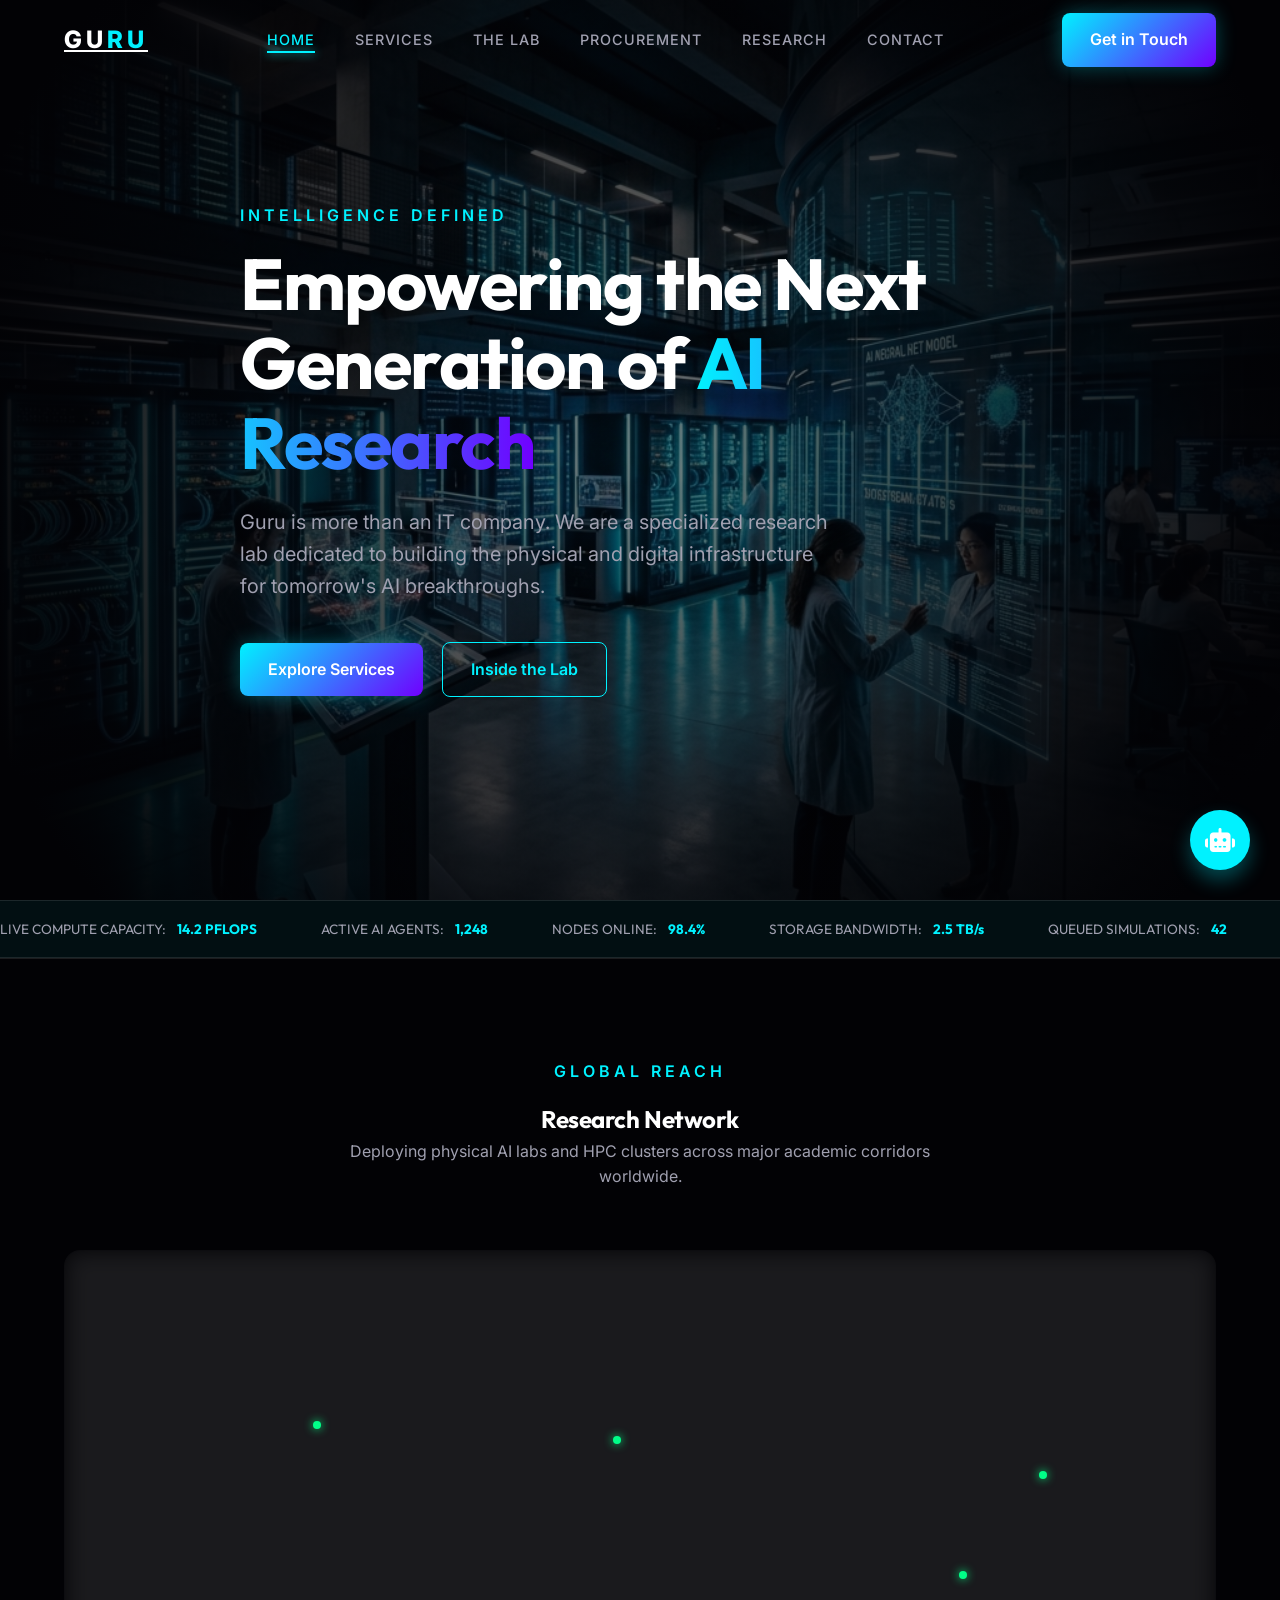
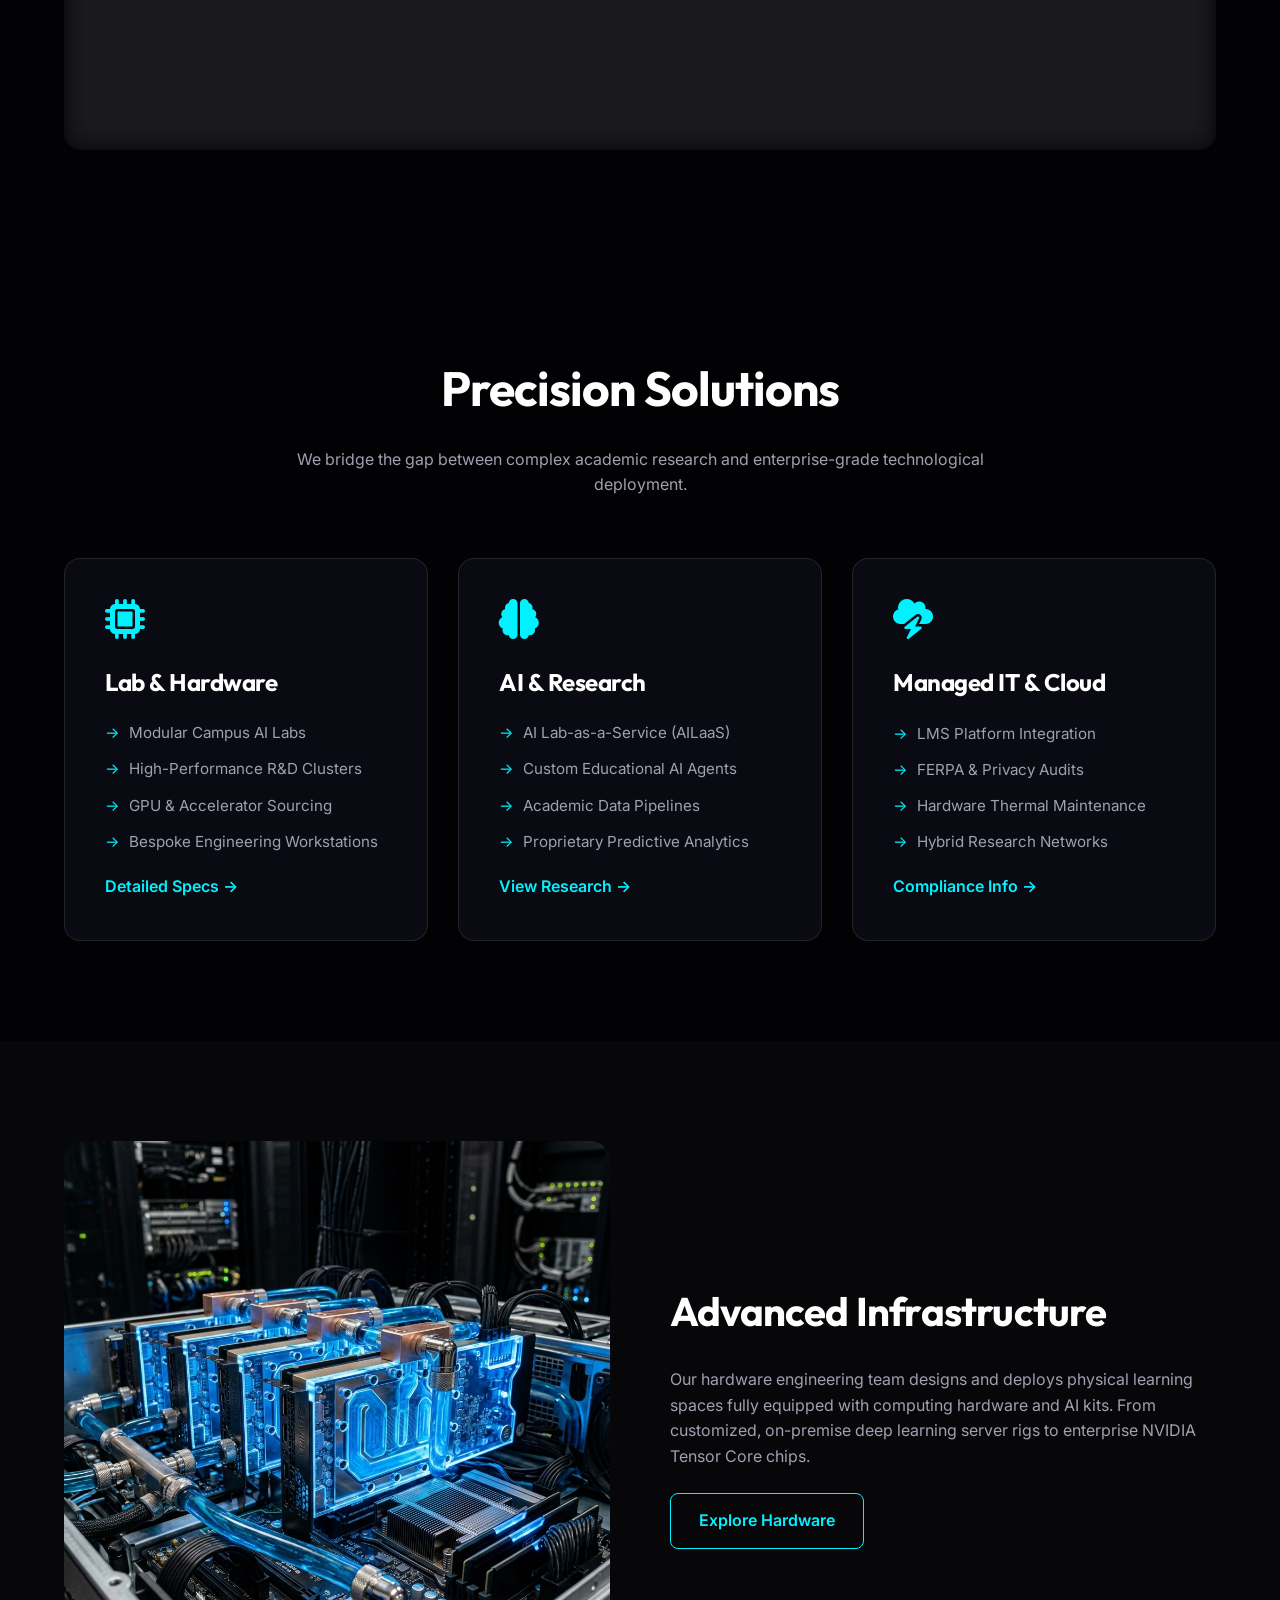
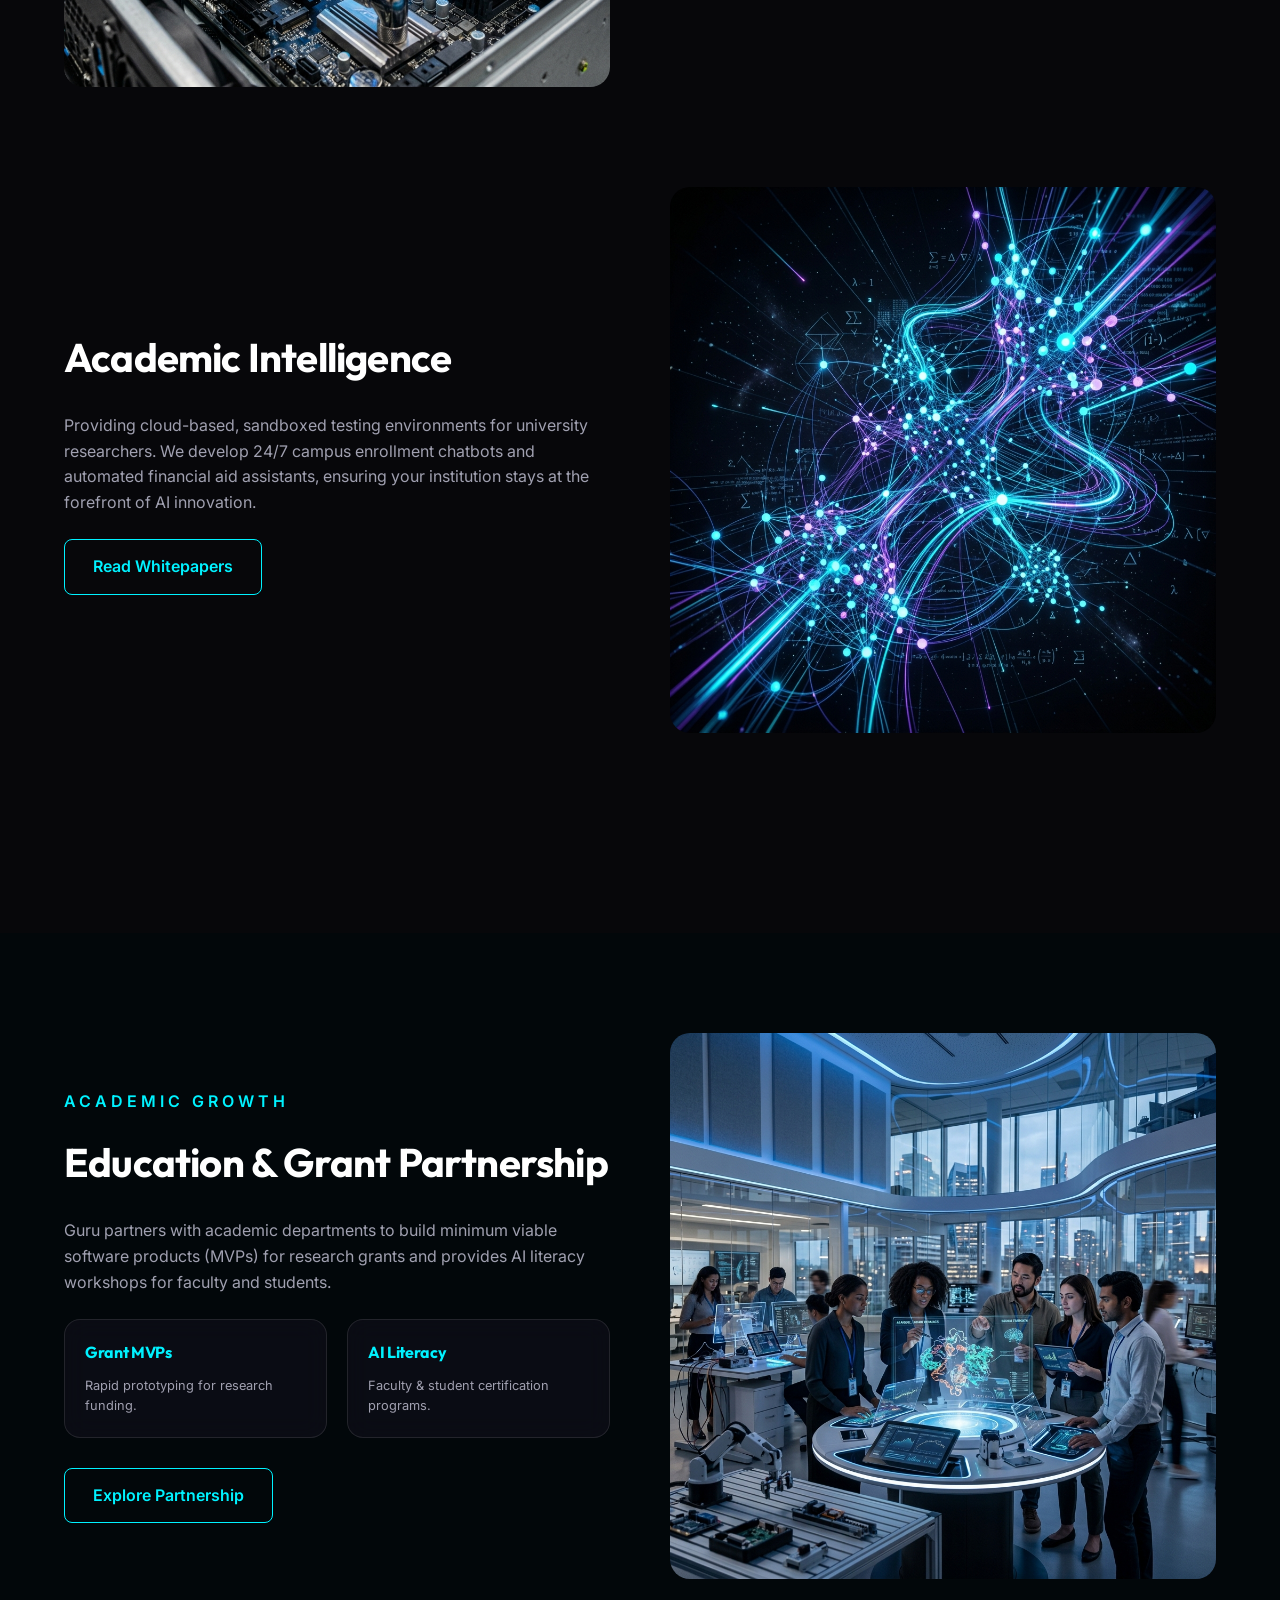
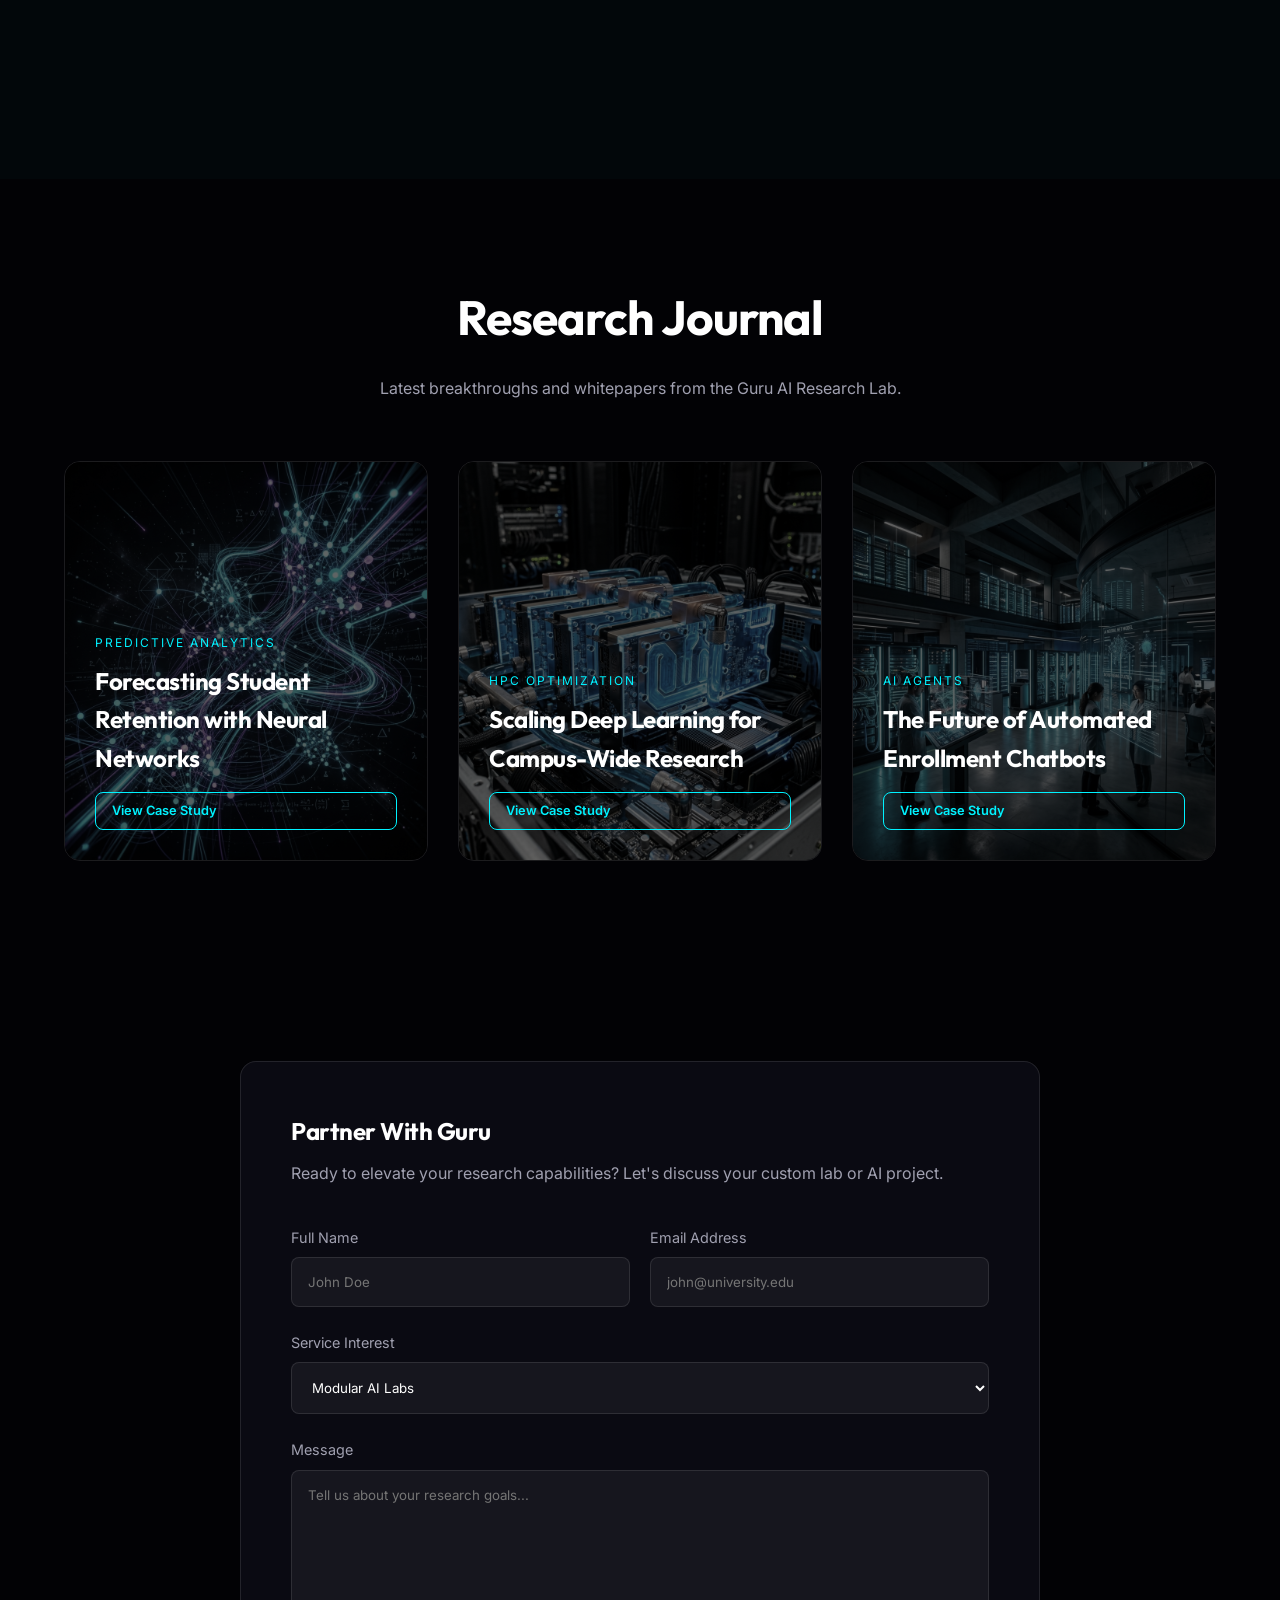
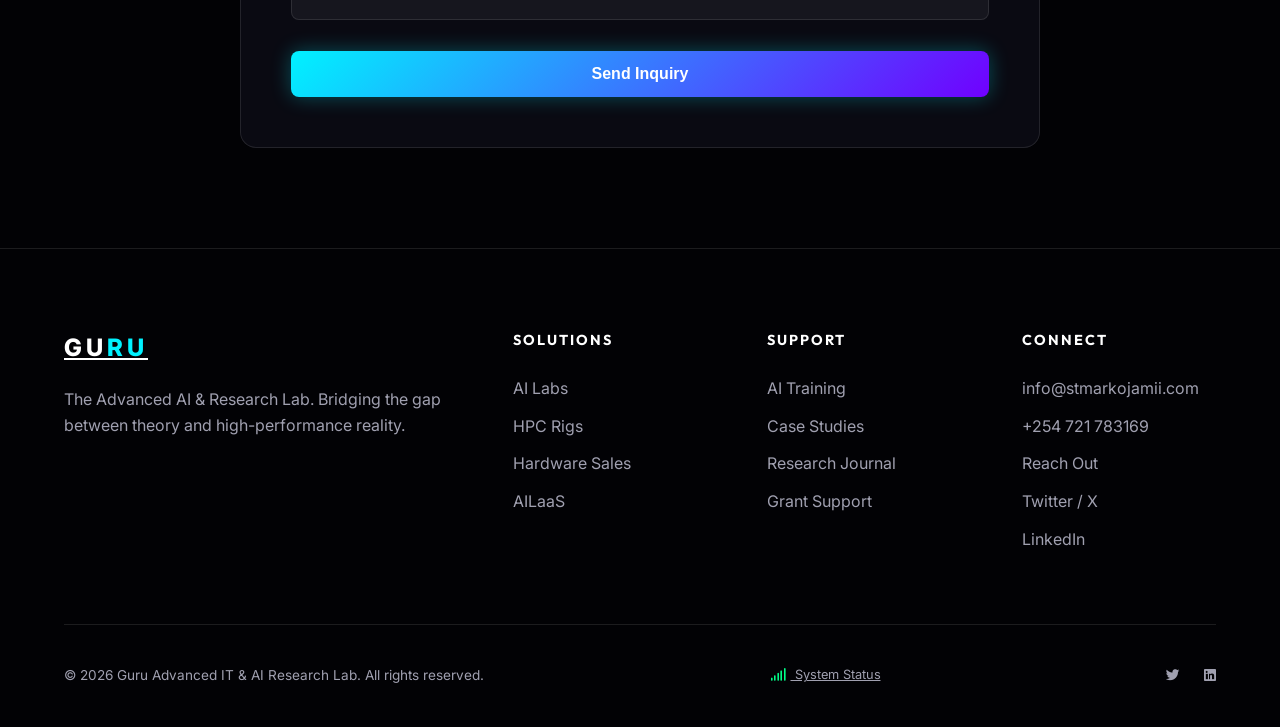
<file: index.html>
<!DOCTYPE html>
<html lang="en">
<head>
    <meta charset="UTF-8">
    <meta name="viewport" content="width=device-width, initial-scale=1.0">
    <title>GURU | Advanced AI & Research Lab</title>
    <meta name="description" content="Guru is a premium AI Research Lab providing Modular Campus AI Labs, HPC R&D Clusters, and Custom Educational AI Agents.">
    
    <!-- Fonts -->
    <link rel="preconnect" href="https://fonts.googleapis.com">
    <link rel="preconnect" href="https://fonts.gstatic.com" crossorigin>
    <link href="https://fonts.googleapis.com/css2?family=Inter:wght@300;400;500;600&family=Outfit:wght@500;600;700;800&display=swap" rel="stylesheet">
    
    <!-- Icons -->
    <link rel="stylesheet" href="https://cdnjs.cloudflare.com/ajax/libs/font-awesome/6.4.0/css/all.min.css">
    
    <!-- PWA & Mobile Meta Tags -->
    <meta name="theme-color" content="#020205">
    <meta name="apple-mobile-web-app-capable" content="yes">
    <meta name="apple-mobile-web-app-status-bar-style" content="black-translucent">
    <meta name="apple-mobile-web-app-title" content="GURU">
    <link rel="apple-touch-icon" href="guru_hero_lab_1778863642783.png">
    
    <!-- Custom CSS -->
    <link rel="stylesheet" href="style.css">
</head>
<body>

    <!-- Navigation -->
    <nav>
        <div class="container">
            <a href="index.html" class="logo">GU<span>RU</span></a>
            <ul class="nav-links">
                <li><a href="index.html">Home</a></li>
                <li><a href="services.html">Services</a></li>
                <li><a href="lab.html">The Lab</a></li>
                <li><a href="procurement.html">Procurement</a></li>
                <li><a href="research.html">Research</a></li>
                <li><a href="contact.html">Contact</a></li>
            </ul>
            <a href="contact.html" class="btn btn-primary">Get in Touch</a>
        </div>
    </nav>

    <!-- Hero Section -->
    <section id="hero">
        <div class="hero-bg">
            <img src="guru_hero_lab_1778863642783.png" alt="Advanced AI Research Lab">
            <div class="hero-overlay"></div>
        </div>
        <div class="container">
            <div class="hero-content reveal">
                <span class="hero-tagline">Intelligence Defined</span>
                <h1>Empowering the Next Generation of <span>AI Research</span></h1>
                <p class="hero-description">
                    Guru is more than an IT company. We are a specialized research lab dedicated to building the physical and digital infrastructure for tomorrow's AI breakthroughs.
                </p>
                <div class="hero-btns">
                    <a href="services.html" class="btn btn-primary">Explore Services</a>
                    <a href="lab.html" class="btn btn-outline" style="margin-left: 15px;">Inside the Lab</a>
                </div>
            </div>
        </div>
    </section>

    <!-- Metrics Bar -->
    <div class="metrics-bar">
        <div class="metrics-track">
            <div class="metric-item">LIVE COMPUTE CAPACITY: <span>14.2 PFLOPS</span></div>
            <div class="metric-item">ACTIVE AI AGENTS: <span>1,248</span></div>
            <div class="metric-item">NODES ONLINE: <span>98.4%</span></div>
            <div class="metric-item">STORAGE BANDWIDTH: <span>2.5 TB/s</span></div>
            <div class="metric-item">QUEUED SIMULATIONS: <span>42</span></div>
            <!-- Repeat for seamless scroll -->
            <div class="metric-item">LIVE COMPUTE CAPACITY: <span>14.2 PFLOPS</span></div>
            <div class="metric-item">ACTIVE AI AGENTS: <span>1,248</span></div>
            <div class="metric-item">NODES ONLINE: <span>98.4%</span></div>
            <div class="metric-item">STORAGE BANDWIDTH: <span>2.5 TB/s</span></div>
            <div class="metric-item">QUEUED SIMULATIONS: <span>42</span></div>
        </div>
    </div>

    <!-- Global Impact Map -->
    <section class="section" style="border-top: 1px solid var(--glass-border);">
        <div class="container">
            <div class="reveal" style="text-align: center; margin-bottom: 60px;">
                <span class="hero-tagline">Global Reach</span>
                <h2>Research <span>Network</span></h2>
                <p style="color: var(--text-secondary); max-width: 600px; margin: 0 auto;">
                    Deploying physical AI labs and HPC clusters across major academic corridors worldwide.
                </p>
            </div>
            
            <div class="glass reveal" style="height: 500px; position: relative; overflow: hidden; background: url('https://upload.wikimedia.org/wikipedia/commons/e/ec/World_map_blank_without_borders.svg') center/contain no-repeat; opacity: 0.1; filter: invert(1);">
            </div>
            <!-- Overlaying glowing nodes -->
            <div class="reveal" style="position: relative; margin-top: -500px; height: 500px; pointer-events: none;">
                <div class="status-dot" style="position: absolute; top: 35%; left: 22%; transform: translate(-50%, -50%); cursor: pointer; pointer-events: auto;" title="California Lab Hub"></div>
                <div class="status-dot" style="position: absolute; top: 38%; left: 48%; transform: translate(-50%, -50%); cursor: pointer; pointer-events: auto;" title="London Research Node"></div>
                <div class="status-dot" style="position: absolute; top: 65%; left: 78%; transform: translate(-50%, -50%); cursor: pointer; pointer-events: auto;" title="Singapore HPC Cluster"></div>
                <div class="status-dot" style="position: absolute; top: 45%; left: 85%; transform: translate(-50%, -50%); cursor: pointer; pointer-events: auto;" title="Tokyo Intelligence Lab"></div>
            </div>
        </div>
    </section>

    <!-- Services Overview -->
    <section id="services" class="section">
        <div class="container">
            <div class="reveal">
                <h2 style="text-align: center; font-size: 3rem; margin-bottom: 20px;">Precision <span>Solutions</span></h2>
                <p style="text-align: center; color: var(--text-secondary); max-width: 700px; margin: 0 auto 60px;">
                    We bridge the gap between complex academic research and enterprise-grade technological deployment.
                </p>
            </div>

            <div class="services-grid">
                <!-- 1. Lab & Hardware -->
                <div class="service-card glass reveal">
                    <i class="fa-solid fa-microchip"></i>
                    <h3>Lab & Hardware</h3>
                    <ul>
                        <li>Modular Campus AI Labs</li>
                        <li>High-Performance R&D Clusters</li>
                        <li>GPU & Accelerator Sourcing</li>
                        <li>Bespoke Engineering Workstations</li>
                    </ul>
                    <a href="services.html" style="color: var(--accent-blue); text-decoration: none; margin-top: 20px; display: block; font-weight: 600;">Detailed Specs →</a>
                </div>

                <!-- 2. AI & Research -->
                <div class="service-card glass reveal">
                    <i class="fa-solid fa-brain"></i>
                    <h3>AI & Research</h3>
                    <ul>
                        <li>AI Lab-as-a-Service (AILaaS)</li>
                        <li>Custom Educational AI Agents</li>
                        <li>Academic Data Pipelines</li>
                        <li>Proprietary Predictive Analytics</li>
                    </ul>
                    <a href="research.html" style="color: var(--accent-blue); text-decoration: none; margin-top: 20px; display: block; font-weight: 600;">View Research →</a>
                </div>

                <!-- 3. Managed IT & Cloud -->
                <div class="service-card glass reveal">
                    <i class="fa-solid fa-cloud-bolt"></i>
                    <h3>Managed IT & Cloud</h3>
                    <ul>
                        <li>LMS Platform Integration</li>
                        <li>FERPA & Privacy Audits</li>
                        <li>Hardware Thermal Maintenance</li>
                        <li>Hybrid Research Networks</li>
                    </ul>
                    <a href="services.html" style="color: var(--accent-blue); text-decoration: none; margin-top: 20px; display: block; font-weight: 600;">Compliance Info →</a>
                </div>
            </div>
        </div>
    </section>

    <!-- Detailed Lab Sections -->
    <section id="lab" class="section" style="background: rgba(255,255,255,0.02);">
        <div class="container">
            <!-- Hardware Detail -->
            <div class="feature-row">
                <div class="feature-image reveal">
                    <img src="guru_hardware_hpc_1778863660785.png" alt="HPC Server Rigs">
                </div>
                <div class="feature-content reveal">
                    <h2>Advanced <span>Infrastructure</span></h2>
                    <p style="color: var(--text-secondary); margin-bottom: 24px;">
                        Our hardware engineering team designs and deploys physical learning spaces fully equipped with computing hardware and AI kits. From customized, on-premise deep learning server rigs to enterprise NVIDIA Tensor Core chips.
                    </p>
                    <a href="lab.html" class="btn btn-outline">Explore Hardware</a>
                </div>
            </div>

            <!-- AI Detail -->
            <div class="feature-row reverse">
                <div class="feature-image reveal">
                    <img src="guru_ai_research_1778863676596.png" alt="Neural Network Visualization">
                </div>
                <div class="feature-content reveal">
                    <h2>Academic <span>Intelligence</span></h2>
                    <p style="color: var(--text-secondary); margin-bottom: 24px;">
                        Providing cloud-based, sandboxed testing environments for university researchers. We develop 24/7 campus enrollment chatbots and automated financial aid assistants, ensuring your institution stays at the forefront of AI innovation.
                    </p>
                    <a href="research.html" class="btn btn-outline">Read Whitepapers</a>
                </div>
            </div>
        </div>
    </section>

    <!-- Training & Grant Support -->
    <section class="section" style="background: rgba(0, 242, 255, 0.02);">
        <div class="container">
            <div class="feature-row">
                <div class="feature-content reveal">
                    <span class="hero-tagline">Academic Growth</span>
                    <h2>Education & Grant Partnership</h2>
                    <p style="color: var(--text-secondary); margin-bottom: 24px;">
                        Guru partners with academic departments to build minimum viable software products (MVPs) for research grants and provides AI literacy workshops for faculty and students.
                    </p>
                    <div style="display: grid; grid-template-columns: 1fr 1fr; gap: 20px; margin-bottom: 30px;">
                        <div class="glass" style="padding: 20px;">
                            <h4 style="color: var(--accent-blue); margin-bottom: 10px;">Grant MVPs</h4>
                            <p style="font-size: 0.8rem; color: var(--text-secondary);">Rapid prototyping for research funding.</p>
                        </div>
                        <div class="glass" style="padding: 20px;">
                            <h4 style="color: var(--accent-blue); margin-bottom: 10px;">AI Literacy</h4>
                            <p style="font-size: 0.8rem; color: var(--text-secondary);">Faculty & student certification programs.</p>
                        </div>
                    </div>
                    <a href="services.html" class="btn btn-outline">Explore Partnership</a>
                </div>
                <div class="feature-image reveal">
                    <img src="guru_ai_training_1778864810027.png" alt="AI Training">
                </div>
            </div>
        </div>
    </section>

    <!-- Research Journal Section -->
    <section id="research-journal" class="section">
        <div class="container">
            <div class="reveal">
                <h2 style="text-align: center; font-size: 3rem; margin-bottom: 20px;">Research <span>Journal</span></h2>
                <p style="text-align: center; color: var(--text-secondary); max-width: 700px; margin: 0 auto 60px;">
                    Latest breakthroughs and whitepapers from the Guru AI Research Lab.
                </p>
            </div>

            <div class="research-grid">
                <div class="research-card reveal">
                    <img src="guru_ai_research_1778863676596.png" alt="Predictive Analytics">
                    <div class="category">Predictive Analytics</div>
                    <h3>Forecasting Student Retention with Neural Networks</h3>
                    <a href="case-studies.html" class="btn btn-outline" style="padding: 8px 16px; font-size: 0.8rem;">View Case Study</a>
                </div>
                <div class="research-card reveal">
                    <img src="guru_hardware_hpc_1778863660785.png" alt="HPC Optimization">
                    <div class="category">HPC Optimization</div>
                    <h3>Scaling Deep Learning for Campus-Wide Research</h3>
                    <a href="case-studies.html" class="btn btn-outline" style="padding: 8px 16px; font-size: 0.8rem;">View Case Study</a>
                </div>
                <div class="research-card reveal">
                    <img src="guru_hero_lab_1778863642783.png" alt="AI Agents">
                    <div class="category">AI Agents</div>
                    <h3>The Future of Automated Enrollment Chatbots</h3>
                    <a href="case-studies.html" class="btn btn-outline" style="padding: 8px 16px; font-size: 0.8rem;">View Case Study</a>
                </div>
            </div>
        </div>
    </section>

    <!-- Contact Section -->
    <section id="contact" class="section">
        <div class="container">
            <div class="contact-container glass reveal">
                <div class="contact-form">
                    <h2 style="margin-bottom: 10px;">Partner With <span>Guru</span></h2>
                    <p style="color: var(--text-secondary); margin-bottom: 40px;">Ready to elevate your research capabilities? Let's discuss your custom lab or AI project.</p>
                    
                    <form>
                        <div style="display: grid; grid-template-columns: 1fr 1fr; gap: 20px;">
                            <div class="form-group">
                                <label>Full Name</label>
                                <input type="text" class="form-control" placeholder="John Doe">
                            </div>
                            <div class="form-group">
                                <label>Email Address</label>
                                <input type="email" class="form-control" placeholder="john@university.edu">
                            </div>
                        </div>
                        <div class="form-group">
                            <label>Service Interest</label>
                            <select class="form-control">
                                <option>Modular AI Labs</option>
                                <option>HPC & GPU Sourcing</option>
                                <option>AI Lab-as-a-Service</option>
                                <option>Academic AI Agents</option>
                                <option>Managed IT & Compliance</option>
                            </select>
                        </div>
                        <div class="form-group">
                            <label>Message</label>
                            <textarea class="form-control" placeholder="Tell us about your research goals..."></textarea>
                        </div>
                        <button type="submit" class="btn btn-primary" style="width: 100%;">Send Inquiry</button>
                    </form>
                </div>
            </div>
        </div>
    </section>

    <!-- Footer -->
    <footer>
        <div class="container">
            <div class="footer-grid">
                <div class="footer-brand">
                    <a href="index.html" class="logo">GU<span>RU</span></a>
                    <p>The Advanced AI & Research Lab. Bridging the gap between theory and high-performance reality.</p>
                </div>
                <div class="footer-links">
                    <h4>Solutions</h4>
                    <ul>
                        <li><a href="services.html">AI Labs</a></li>
                        <li><a href="lab.html">HPC Rigs</a></li>
                        <li><a href="procurement.html">Hardware Sales</a></li>
                        <li><a href="services.html">AILaaS</a></li>
                    </ul>
                </div>
                <div class="footer-links">
                    <h4>Support</h4>
                    <ul>
                        <li><a href="services.html">AI Training</a></li>
                        <li><a href="case-studies.html">Case Studies</a></li>
                        <li><a href="research.html">Research Journal</a></li>
                        <li><a href="services.html">Grant Support</a></li>
                    </ul>
                </div>
                <div class="footer-links">
                    <h4>Connect</h4>
                    <ul>
                        <li><a href="mailto:info@stmarkojamii.com">info@stmarkojamii.com</a></li>
                        <li><a href="tel:+254721783169">+254 721 783169</a></li>
                        <li><a href="contact.html">Reach Out</a></li>
                        <li><a href="#">Twitter / X</a></li>
                        <li><a href="#">LinkedIn</a></li>
                    </ul>
                </div>
            </div>
            <div class="footer-bottom">
                <p>&copy; 2026 Guru Advanced IT & AI Research Lab. All rights reserved.</p>
                <a href="status.html" style="color: var(--text-secondary); font-size: 0.8rem; margin-left: 20px;"><i class="fa-solid fa-signal" style="color: #00ff88; margin-right: 5px;"></i> System Status</a>
                <div class="socials">
                    <a href="#" style="color: var(--text-secondary); margin-left: 20px;"><i class="fa-brands fa-twitter"></i></a>
                    <a href="#" style="color: var(--text-secondary); margin-left: 20px;"><i class="fa-brands fa-linkedin"></i></a>
                </div>
            </div>
        </div>
    </footer>

    <!-- Sticky Bottom Navigation (Mobile Only) -->
    <div class="bottom-nav">
        <a href="index.html" class="bottom-nav-item active">
            <i class="fa-solid fa-house"></i>
            <span>Home</span>
        </a>
        <a href="services.html" class="bottom-nav-item">
            <i class="fa-solid fa-microchip"></i>
            <span>Services</span>
        </a>
        <a href="lab.html" class="bottom-nav-item">
            <i class="fa-solid fa-flask"></i>
            <span>The Lab</span>
        </a>
        <a href="contact.html" class="bottom-nav-item">
            <i class="fa-solid fa-envelope"></i>
            <span>Contact</span>
        </a>
    </div>

    <!-- Scripts -->
    <script src="main.js"></script>
</body>
</html>
</file>
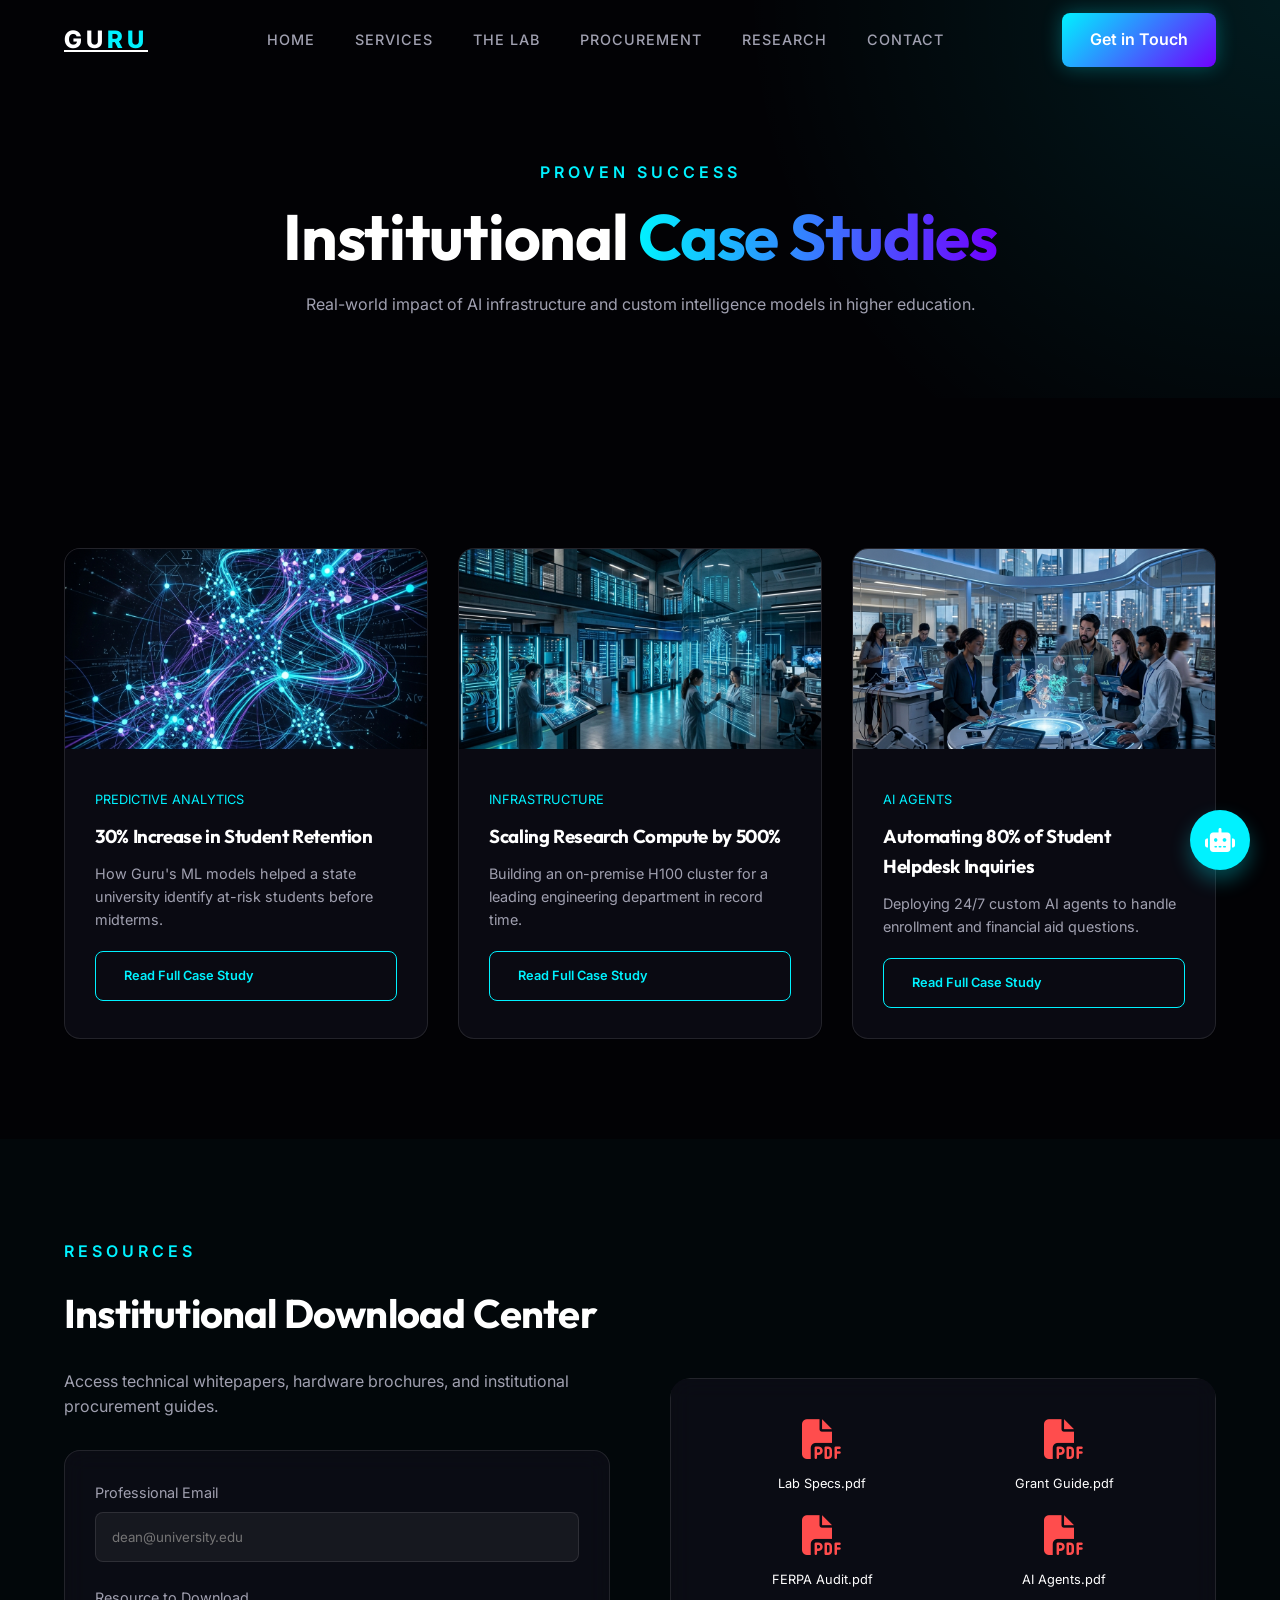
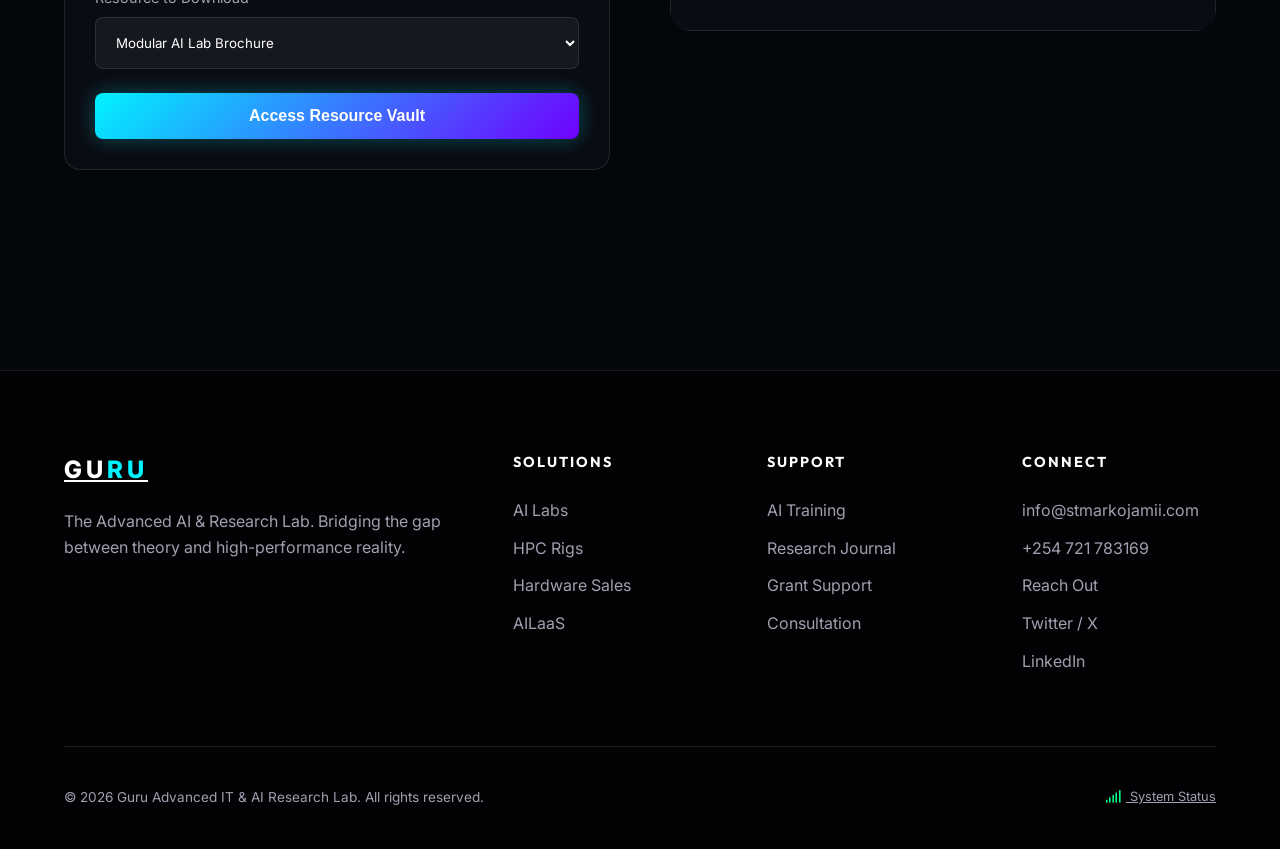
<file: case-studies.html>
<!DOCTYPE html>
<html lang="en">
<head>
    <meta charset="UTF-8">
    <meta name="viewport" content="width=device-width, initial-scale=1.0">
    <title>Case Studies | GURU AI & Research Lab</title>
    <link rel="preconnect" href="https://fonts.googleapis.com">
    <link rel="preconnect" href="https://fonts.gstatic.com" crossorigin>
    <link href="https://fonts.googleapis.com/css2?family=Inter:wght@300;400;500;600&family=Outfit:wght@500;600;700;800&display=swap" rel="stylesheet">
    <link rel="stylesheet" href="https://cdnjs.cloudflare.com/ajax/libs/font-awesome/6.4.0/css/all.min.css">
    
    <!-- PWA & Mobile Meta Tags -->
    <meta name="theme-color" content="#020205">
    <meta name="apple-mobile-web-app-capable" content="yes">
    <meta name="apple-mobile-web-app-status-bar-style" content="black-translucent">
    <meta name="apple-mobile-web-app-title" content="GURU">
    <link rel="apple-touch-icon" href="guru_hero_lab_1778863642783.png">

    <link rel="stylesheet" href="style.css">
</head>
<body>

    <!-- Navigation -->
    <nav class="scrolled">
        <div class="container">
            <a href="index.html" class="logo">GU<span>RU</span></a>
            <ul class="nav-links">
                <li><a href="index.html">Home</a></li>
                <li><a href="services.html">Services</a></li>
                <li><a href="lab.html">The Lab</a></li>
                <li><a href="procurement.html">Procurement</a></li>
                <li><a href="research.html">Research</a></li>
                <li><a href="contact.html">Contact</a></li>
            </ul>
            <a href="contact.html" class="btn btn-primary">Get in Touch</a>
        </div>
    </nav>

    <!-- Hero -->
    <section class="subpage-hero">
        <div class="container">
            <div class="reveal active">
                <span class="hero-tagline">Proven Success</span>
                <h1>Institutional <span>Case Studies</span></h1>
                <p style="color: var(--text-secondary); max-width: 700px; margin: 0 auto;">
                    Real-world impact of AI infrastructure and custom intelligence models in higher education.
                </p>
            </div>
        </div>
    </section>

    <!-- Case Studies Grid -->
    <section class="section">
        <div class="container">
            <div class="services-grid">
                <!-- Case 1 -->
                <div class="glass reveal" style="padding: 0; overflow: hidden;">
                    <img src="guru_ai_research_1778863676596.png" alt="University Retention" style="width: 100%; height: 200px; object-fit: cover;">
                    <div style="padding: 30px;">
                        <span style="color: var(--accent-blue); font-size: 0.8rem; text-transform: uppercase;">Predictive Analytics</span>
                        <h3 style="margin: 10px 0;">30% Increase in Student Retention</h3>
                        <p style="color: var(--text-secondary); font-size: 0.9rem; margin-bottom: 20px;">
                            How Guru's ML models helped a state university identify at-risk students before midterms.
                        </p>
                        <a href="#" class="btn btn-outline" style="width: 100%; font-size: 0.8rem;">Read Full Case Study</a>
                    </div>
                </div>

                <!-- Case 2 -->
                <div class="glass reveal" style="padding: 0; overflow: hidden;">
                    <img src="guru_hero_lab_1778863642783.png" alt="HPC Cluster" style="width: 100%; height: 200px; object-fit: cover;">
                    <div style="padding: 30px;">
                        <span style="color: var(--accent-blue); font-size: 0.8rem; text-transform: uppercase;">Infrastructure</span>
                        <h3 style="margin: 10px 0;">Scaling Research Compute by 500%</h3>
                        <p style="color: var(--text-secondary); font-size: 0.9rem; margin-bottom: 20px;">
                            Building an on-premise H100 cluster for a leading engineering department in record time.
                        </p>
                        <a href="#" class="btn btn-outline" style="width: 100%; font-size: 0.8rem;">Read Full Case Study</a>
                    </div>
                </div>

                <!-- Case 3 -->
                <div class="glass reveal" style="padding: 0; overflow: hidden;">
                    <img src="guru_ai_training_1778864810027.png" alt="AI Agents" style="width: 100%; height: 200px; object-fit: cover;">
                    <div style="padding: 30px;">
                        <span style="color: var(--accent-blue); font-size: 0.8rem; text-transform: uppercase;">AI Agents</span>
                        <h3 style="margin: 10px 0;">Automating 80% of Student Helpdesk Inquiries</h3>
                        <p style="color: var(--text-secondary); font-size: 0.9rem; margin-bottom: 20px;">
                            Deploying 24/7 custom AI agents to handle enrollment and financial aid questions.
                        </p>
                        <a href="#" class="btn btn-outline" style="width: 100%; font-size: 0.8rem;">Read Full Case Study</a>
                    </div>
                </div>
            </div>
        </div>
    </section>

    <!-- Institutional Download Center -->
    <section class="section" style="background: rgba(0, 242, 255, 0.02);">
        <div class="container">
            <div class="feature-row">
                <div class="feature-content reveal">
                    <span class="hero-tagline">Resources</span>
                    <h2>Institutional <span>Download Center</span></h2>
                    <p style="color: var(--text-secondary); margin-bottom: 30px;">
                        Access technical whitepapers, hardware brochures, and institutional procurement guides.
                    </p>
                    <form class="glass" style="padding: 30px;">
                        <div class="form-group">
                            <label>Professional Email</label>
                            <input type="email" class="form-control" placeholder="dean@university.edu" required>
                        </div>
                        <div class="form-group">
                            <label>Resource to Download</label>
                            <select class="form-control">
                                <option>Modular AI Lab Brochure</option>
                                <option>HPC Cluster Specs (H100/A100)</option>
                                <option>FERPA Compliance Whitepaper</option>
                                <option>Predictive Analytics Methodology</option>
                            </select>
                        </div>
                        <button type="submit" class="btn btn-primary" style="width: 100%;">Access Resource Vault</button>
                    </form>
                </div>
                <div class="feature-image reveal">
                    <div class="glass" style="padding: 40px; display: grid; grid-template-columns: 1fr 1fr; gap: 20px;">
                        <div style="text-align: center;">
                            <i class="fa-solid fa-file-pdf" style="font-size: 40px; color: #ff4d4d; margin-bottom: 15px;"></i>
                            <p style="font-size: 0.8rem;">Lab Specs.pdf</p>
                        </div>
                        <div style="text-align: center;">
                            <i class="fa-solid fa-file-pdf" style="font-size: 40px; color: #ff4d4d; margin-bottom: 15px;"></i>
                            <p style="font-size: 0.8rem;">Grant Guide.pdf</p>
                        </div>
                        <div style="text-align: center;">
                            <i class="fa-solid fa-file-pdf" style="font-size: 40px; color: #ff4d4d; margin-bottom: 15px;"></i>
                            <p style="font-size: 0.8rem;">FERPA Audit.pdf</p>
                        </div>
                        <div style="text-align: center;">
                            <i class="fa-solid fa-file-pdf" style="font-size: 40px; color: #ff4d4d; margin-bottom: 15px;"></i>
                            <p style="font-size: 0.8rem;">AI Agents.pdf</p>
                        </div>
                    </div>
                </div>
            </div>
        </div>
    </section>

    <!-- Footer -->
    <footer>
        <div class="container">
            <div class="footer-grid">
                <div class="footer-brand">
                    <a href="index.html" class="logo">GU<span>RU</span></a>
                    <p>The Advanced AI & Research Lab. Bridging the gap between theory and high-performance reality.</p>
                </div>
                <div class="footer-links">
                    <h4>Solutions</h4>
                    <ul>
                        <li><a href="services.html">AI Labs</a></li>
                        <li><a href="lab.html">HPC Rigs</a></li>
                        <li><a href="procurement.html">Hardware Sales</a></li>
                        <li><a href="services.html">AILaaS</a></li>
                    </ul>
                </div>
                <div class="footer-links">
                    <h4>Support</h4>
                    <ul>
                        <li><a href="services.html">AI Training</a></li>
                        <li><a href="research.html">Research Journal</a></li>
                        <li><a href="services.html">Grant Support</a></li>
                        <li><a href="contact.html">Consultation</a></li>
                    </ul>
                </div>
                <div class="footer-links">
                    <h4>Connect</h4>
                    <ul>
                        <li><a href="mailto:info@stmarkojamii.com">info@stmarkojamii.com</a></li>
                        <li><a href="tel:+254721783169">+254 721 783169</a></li>
                        <li><a href="contact.html">Reach Out</a></li>
                        <li><a href="#">Twitter / X</a></li>
                        <li><a href="#">LinkedIn</a></li>
                    </ul>
                </div>
            </div>
            <div class="footer-bottom">
                <p>&copy; 2026 Guru Advanced IT & AI Research Lab. All rights reserved.</p>
                <a href="status.html" style="color: var(--text-secondary); font-size: 0.8rem;"><i class="fa-solid fa-signal" style="color: #00ff88; margin-right: 5px;"></i> System Status</a>
            </div>
        </div>
    </footer>

    <!-- Sticky Bottom Navigation (Mobile Only) -->
    <div class="bottom-nav">
        <a href="index.html" class="bottom-nav-item">
            <i class="fa-solid fa-house"></i>
            <span>Home</span>
        </a>
        <a href="services.html" class="bottom-nav-item">
            <i class="fa-solid fa-microchip"></i>
            <span>Services</span>
        </a>
        <a href="lab.html" class="bottom-nav-item">
            <i class="fa-solid fa-flask"></i>
            <span>The Lab</span>
        </a>
        <a href="contact.html" class="bottom-nav-item">
            <i class="fa-solid fa-envelope"></i>
            <span>Contact</span>
        </a>
    </div>

    <script src="main.js"></script>
</body>
</html>
</file>
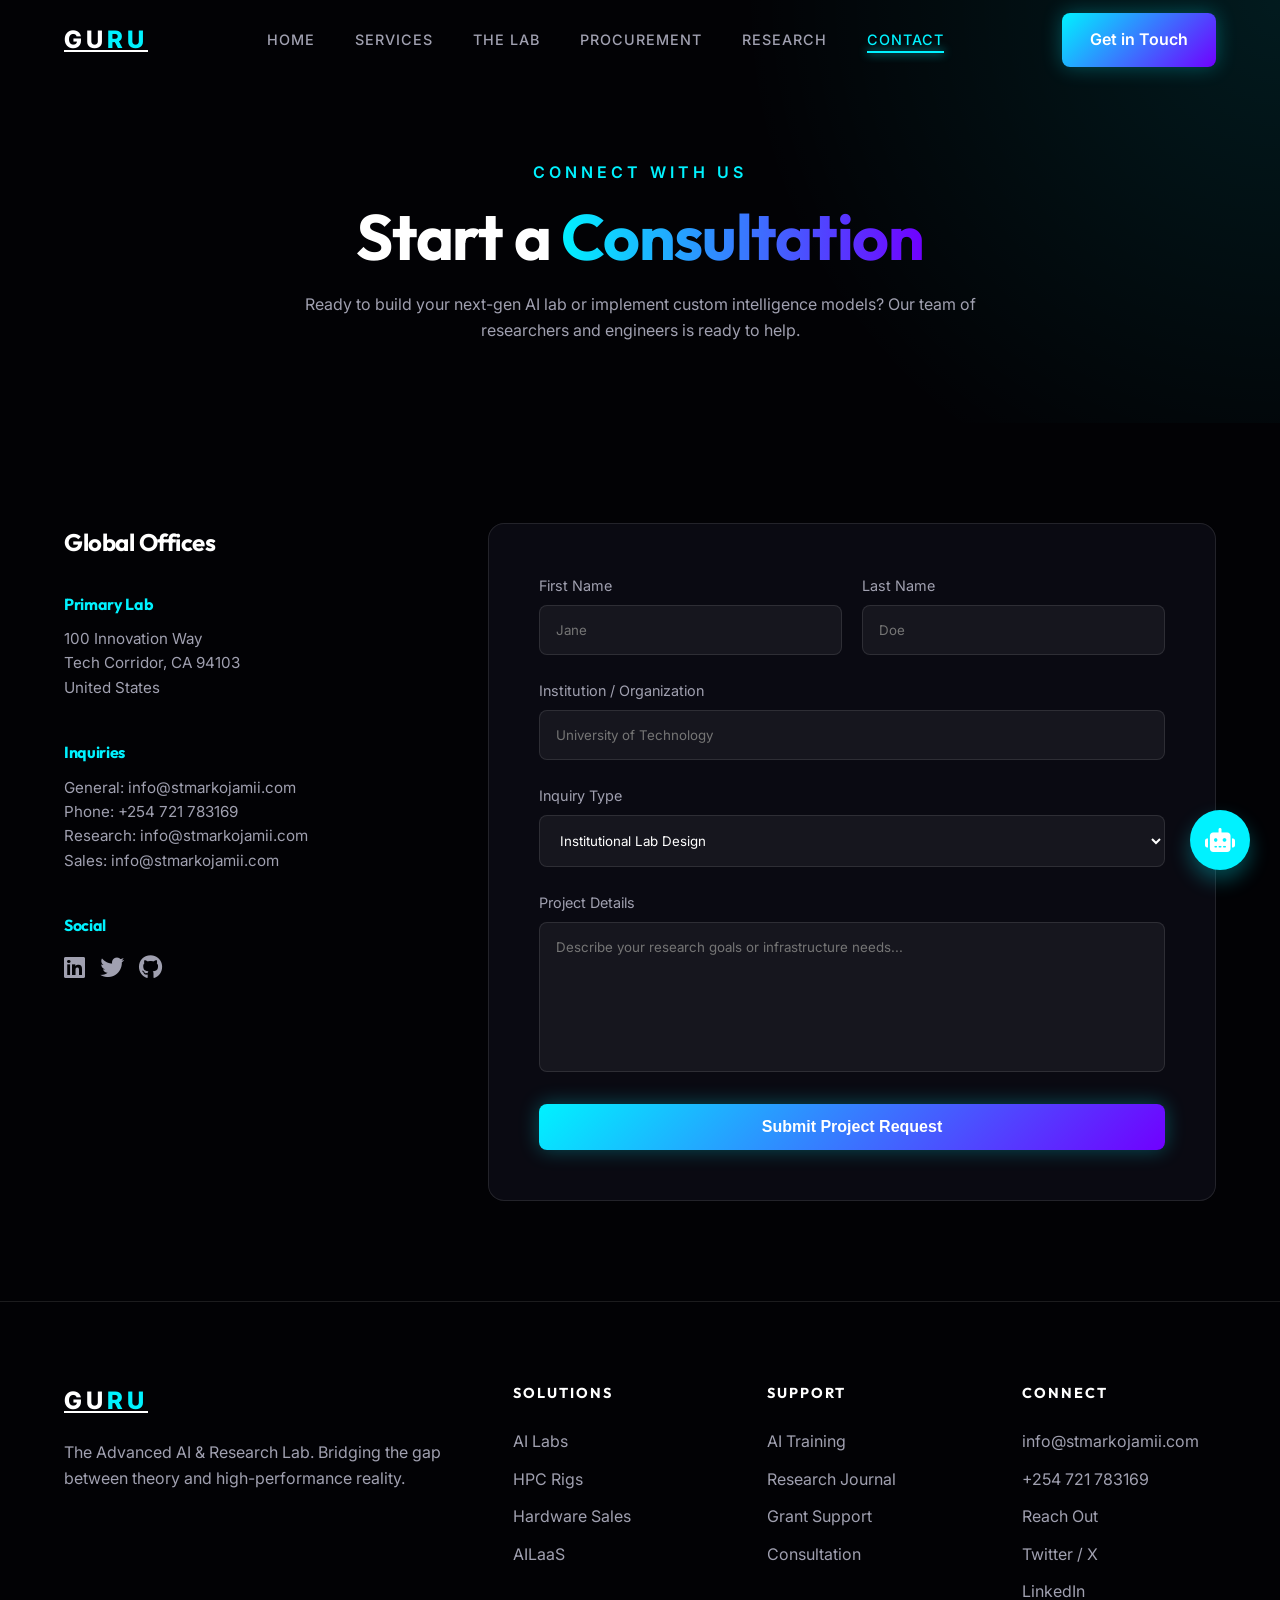
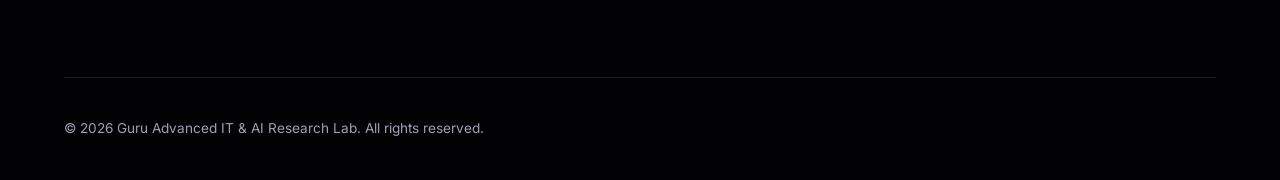
<file: contact.html>
<!DOCTYPE html>
<html lang="en">
<head>
    <meta charset="UTF-8">
    <meta name="viewport" content="width=device-width, initial-scale=1.0">
    <title>Contact | GURU AI & Research Lab</title>
    <link rel="preconnect" href="https://fonts.googleapis.com">
    <link rel="preconnect" href="https://fonts.gstatic.com" crossorigin>
    <link href="https://fonts.googleapis.com/css2?family=Inter:wght@300;400;500;600&family=Outfit:wght@500;600;700;800&display=swap" rel="stylesheet">
    <link rel="stylesheet" href="https://cdnjs.cloudflare.com/ajax/libs/font-awesome/6.4.0/css/all.min.css">
    
    <!-- PWA & Mobile Meta Tags -->
    <meta name="theme-color" content="#020205">
    <meta name="apple-mobile-web-app-capable" content="yes">
    <meta name="apple-mobile-web-app-status-bar-style" content="black-translucent">
    <meta name="apple-mobile-web-app-title" content="GURU">
    <link rel="apple-touch-icon" href="guru_hero_lab_1778863642783.png">

    <link rel="stylesheet" href="style.css">
</head>
<body>

    <!-- Navigation -->
    <nav class="scrolled">
        <div class="container">
            <a href="index.html" class="logo">GU<span>RU</span></a>
            <ul class="nav-links">
                <li><a href="index.html">Home</a></li>
                <li><a href="services.html">Services</a></li>
                <li><a href="lab.html">The Lab</a></li>
                <li><a href="procurement.html">Procurement</a></li>
                <li><a href="research.html">Research</a></li>
                <li><a href="contact.html">Contact</a></li>
            </ul>
            <a href="contact.html" class="btn btn-primary">Get in Touch</a>
        </div>
    </nav>

    <!-- Hero -->
    <section class="subpage-hero">
        <div class="container">
            <div class="reveal active">
                <span class="hero-tagline">Connect With Us</span>
                <h1>Start a <span>Consultation</span></h1>
                <p style="color: var(--text-secondary); max-width: 700px; margin: 0 auto;">
                    Ready to build your next-gen AI lab or implement custom intelligence models? Our team of researchers and engineers is ready to help.
                </p>
            </div>
        </div>
    </section>

    <!-- Contact Form Section -->
    <section class="section">
        <div class="container">
            <div style="display: grid; grid-template-columns: 1fr 2fr; gap: 60px;">
                <!-- Info -->
                <div class="reveal">
                    <h2 style="margin-bottom: 30px;">Global <span>Offices</span></h2>
                    <div style="margin-bottom: 40px;">
                        <h4 style="color: var(--accent-blue); margin-bottom: 10px;">Primary Lab</h4>
                        <p style="color: var(--text-secondary); font-size: 0.95rem;">
                            100 Innovation Way<br>
                            Tech Corridor, CA 94103<br>
                            United States
                        </p>
                    </div>
                    <div style="margin-bottom: 40px;">
                        <h4 style="color: var(--accent-blue); margin-bottom: 10px;">Inquiries</h4>
                        <p style="color: var(--text-secondary); font-size: 0.95rem;">
                            General: info@stmarkojamii.com<br>
                            Phone: +254 721 783169<br>
                            Research: info@stmarkojamii.com<br>
                            Sales: info@stmarkojamii.com
                        </p>
                    </div>
                    <div>
                        <h4 style="color: var(--accent-blue); margin-bottom: 10px;">Social</h4>
                        <div style="display: flex; gap: 15px;">
                            <a href="#" style="color: var(--text-secondary); font-size: 1.5rem;"><i class="fa-brands fa-linkedin"></i></a>
                            <a href="#" style="color: var(--text-secondary); font-size: 1.5rem;"><i class="fa-brands fa-twitter"></i></a>
                            <a href="#" style="color: var(--text-secondary); font-size: 1.5rem;"><i class="fa-brands fa-github"></i></a>
                        </div>
                    </div>
                </div>

                <!-- Form -->
                <div class="glass reveal" style="padding: 50px;">
                    <form id="contact-form">
                        <div style="display: grid; grid-template-columns: 1fr 1fr; gap: 20px;">
                            <div class="form-group">
                                <label>First Name</label>
                                <input type="text" class="form-control" placeholder="Jane" required>
                            </div>
                            <div class="form-group">
                                <label>Last Name</label>
                                <input type="text" class="form-control" placeholder="Doe" required>
                            </div>
                        </div>
                        <div class="form-group">
                            <label>Institution / Organization</label>
                            <input type="text" class="form-control" placeholder="University of Technology">
                        </div>
                        <div class="form-group">
                            <label>Inquiry Type</label>
                            <select class="form-control">
                                <option>Institutional Lab Design</option>
                                <option>HPC/GPU Procurement</option>
                                <option>AI Lab-as-a-Service</option>
                                <option>Custom AI Agent Development</option>
                                <option>Academic Research Partnership</option>
                                <option>Other</option>
                            </select>
                        </div>
                        <div class="form-group">
                            <label>Project Details</label>
                            <textarea class="form-control" placeholder="Describe your research goals or infrastructure needs..."></textarea>
                        </div>
                        <button type="submit" class="btn btn-primary" style="width: 100%;">Submit Project Request</button>
                    </form>
                </div>
            </div>
        </div>
    </section>

    <!-- Footer -->
    <footer>
        <div class="container">
            <div class="footer-grid">
                <div class="footer-brand">
                    <a href="index.html" class="logo">GU<span>RU</span></a>
                    <p>The Advanced AI & Research Lab. Bridging the gap between theory and high-performance reality.</p>
                </div>
                <div class="footer-links">
                    <h4>Solutions</h4>
                    <ul>
                        <li><a href="services.html">AI Labs</a></li>
                        <li><a href="lab.html">HPC Rigs</a></li>
                        <li><a href="procurement.html">Hardware Sales</a></li>
                        <li><a href="services.html">AILaaS</a></li>
                    </ul>
                </div>
                <div class="footer-links">
                    <h4>Support</h4>
                    <ul>
                        <li><a href="services.html">AI Training</a></li>
                        <li><a href="research.html">Research Journal</a></li>
                        <li><a href="services.html">Grant Support</a></li>
                        <li><a href="contact.html">Consultation</a></li>
                    </ul>
                </div>
                <div class="footer-links">
                    <h4>Connect</h4>
                    <ul>
                        <li><a href="mailto:info@stmarkojamii.com">info@stmarkojamii.com</a></li>
                        <li><a href="tel:+254721783169">+254 721 783169</a></li>
                        <li><a href="contact.html">Reach Out</a></li>
                        <li><a href="#">Twitter / X</a></li>
                        <li><a href="#">LinkedIn</a></li>
                    </ul>
                </div>
            </div>
            <div class="footer-bottom">
                <p>&copy; 2026 Guru Advanced IT & AI Research Lab. All rights reserved.</p>
            </div>
        </div>
    </footer>

    <!-- Sticky Bottom Navigation (Mobile Only) -->
    <div class="bottom-nav">
        <a href="index.html" class="bottom-nav-item">
            <i class="fa-solid fa-house"></i>
            <span>Home</span>
        </a>
        <a href="services.html" class="bottom-nav-item">
            <i class="fa-solid fa-microchip"></i>
            <span>Services</span>
        </a>
        <a href="lab.html" class="bottom-nav-item">
            <i class="fa-solid fa-flask"></i>
            <span>The Lab</span>
        </a>
        <a href="contact.html" class="bottom-nav-item active">
            <i class="fa-solid fa-envelope"></i>
            <span>Contact</span>
        </a>
    </div>

    <script src="main.js"></script>
</body>
</html>
</file>
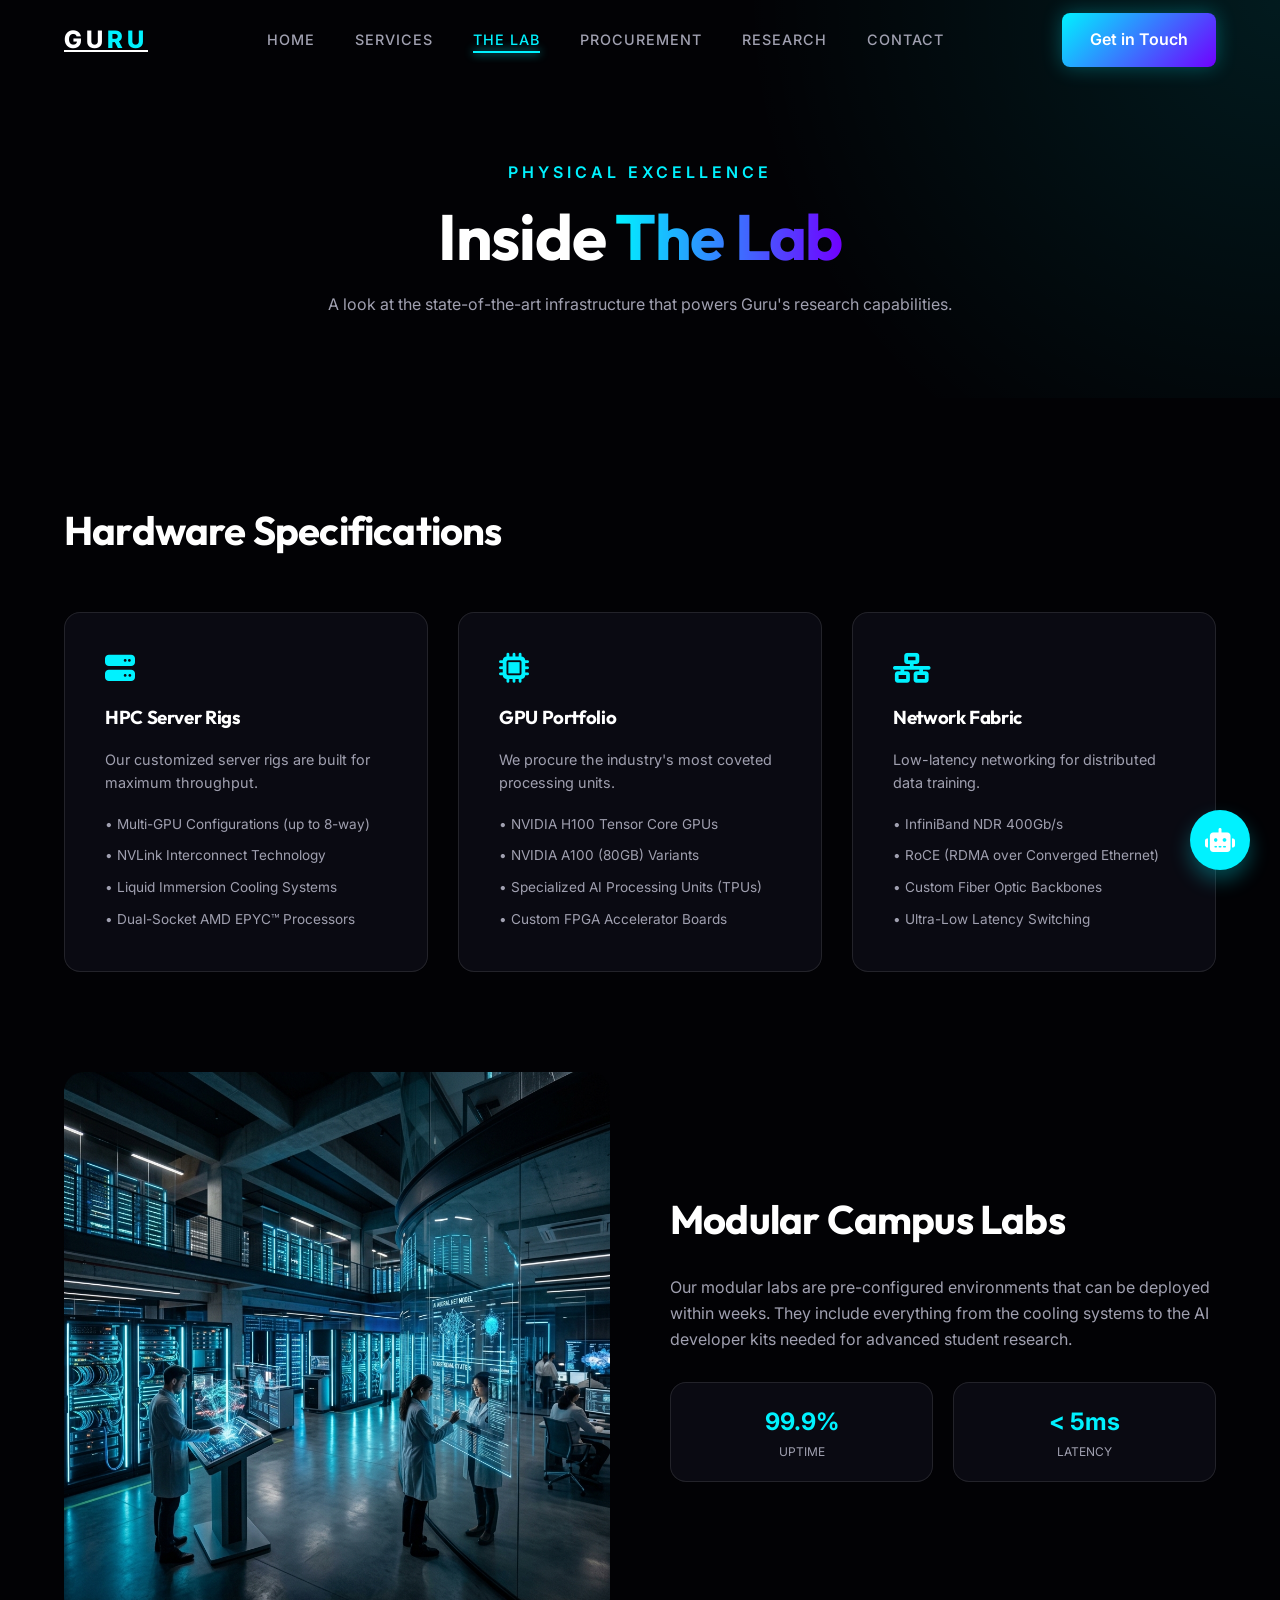
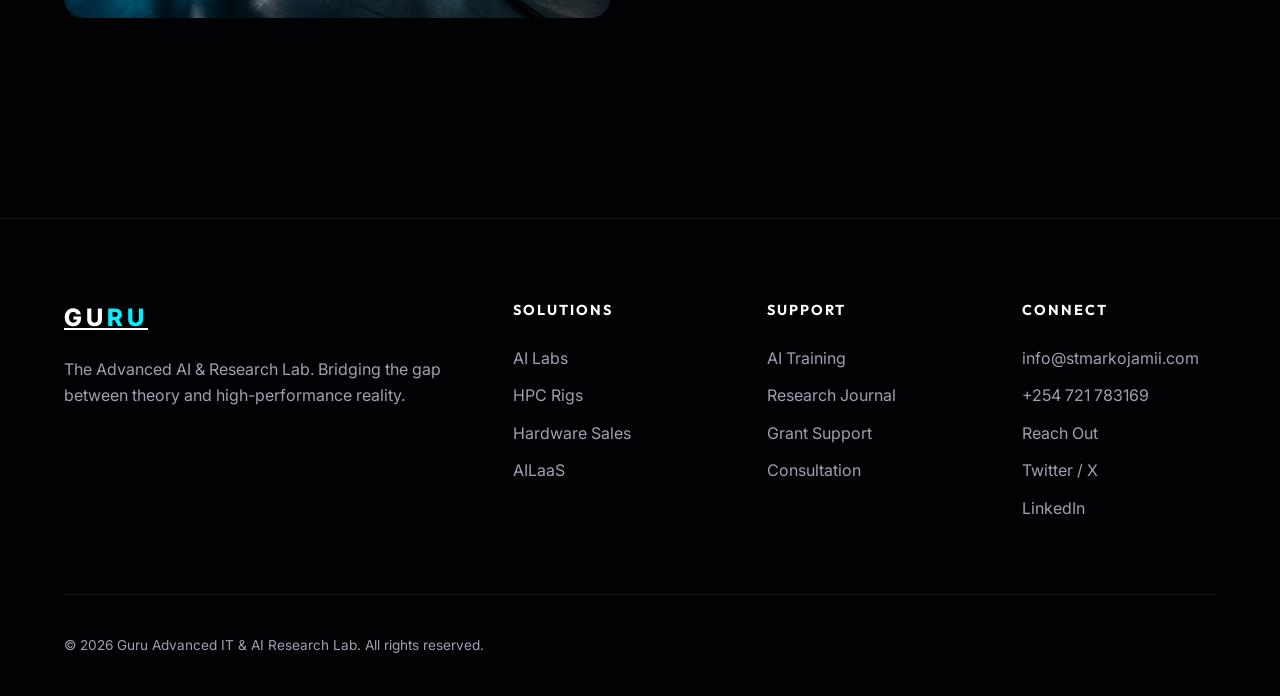
<file: lab.html>
<!DOCTYPE html>
<html lang="en">
<head>
    <meta charset="UTF-8">
    <meta name="viewport" content="width=device-width, initial-scale=1.0">
    <title>The Lab | GURU AI & Research Lab</title>
    <link rel="preconnect" href="https://fonts.googleapis.com">
    <link rel="preconnect" href="https://fonts.gstatic.com" crossorigin>
    <link href="https://fonts.googleapis.com/css2?family=Inter:wght@300;400;500;600&family=Outfit:wght@500;600;700;800&display=swap" rel="stylesheet">
    <link rel="stylesheet" href="https://cdnjs.cloudflare.com/ajax/libs/font-awesome/6.4.0/css/all.min.css">
    
    <!-- PWA & Mobile Meta Tags -->
    <meta name="theme-color" content="#020205">
    <meta name="apple-mobile-web-app-capable" content="yes">
    <meta name="apple-mobile-web-app-status-bar-style" content="black-translucent">
    <meta name="apple-mobile-web-app-title" content="GURU">
    <link rel="apple-touch-icon" href="guru_hero_lab_1778863642783.png">

    <link rel="stylesheet" href="style.css">
</head>
<body>

    <!-- Navigation -->
    <nav class="scrolled">
        <div class="container">
            <a href="index.html" class="logo">GU<span>RU</span></a>
            <ul class="nav-links">
                <li><a href="index.html">Home</a></li>
                <li><a href="services.html">Services</a></li>
                <li><a href="lab.html">The Lab</a></li>
                <li><a href="procurement.html">Procurement</a></li>
                <li><a href="research.html">Research</a></li>
                <li><a href="contact.html">Contact</a></li>
            </ul>
            <a href="contact.html" class="btn btn-primary">Get in Touch</a>
        </div>
    </nav>

    <!-- Hero -->
    <section class="subpage-hero">
        <div class="container">
            <div class="reveal active">
                <span class="hero-tagline">Physical Excellence</span>
                <h1>Inside <span>The Lab</span></h1>
                <p style="color: var(--text-secondary); max-width: 700px; margin: 0 auto;">
                    A look at the state-of-the-art infrastructure that powers Guru's research capabilities.
                </p>
            </div>
        </div>
    </section>

    <!-- Lab Specs -->
    <section class="section">
        <div class="container">
            <div class="reveal">
                <h2 style="font-size: 2.5rem; margin-bottom: 40px;">Hardware <span>Specifications</span></h2>
            </div>
            
            <div class="services-grid">
                <div class="glass" style="padding: 40px;">
                    <i class="fa-solid fa-server" style="font-size: 30px; color: var(--accent-blue); margin-bottom: 20px;"></i>
                    <h3 style="margin-bottom: 15px;">HPC Server Rigs</h3>
                    <p style="color: var(--text-secondary); font-size: 0.9rem;">
                        Our customized server rigs are built for maximum throughput.
                    </p>
                    <ul style="list-style: none; margin-top: 20px; font-size: 0.85rem; color: var(--text-secondary);">
                        <li style="margin-bottom: 10px;">• Multi-GPU Configurations (up to 8-way)</li>
                        <li style="margin-bottom: 10px;">• NVLink Interconnect Technology</li>
                        <li style="margin-bottom: 10px;">• Liquid Immersion Cooling Systems</li>
                        <li>• Dual-Socket AMD EPYC™ Processors</li>
                    </ul>
                </div>

                <div class="glass" style="padding: 40px;">
                    <i class="fa-solid fa-microchip" style="font-size: 30px; color: var(--accent-blue); margin-bottom: 20px;"></i>
                    <h3 style="margin-bottom: 15px;">GPU Portfolio</h3>
                    <p style="color: var(--text-secondary); font-size: 0.9rem;">
                        We procure the industry's most coveted processing units.
                    </p>
                    <ul style="list-style: none; margin-top: 20px; font-size: 0.85rem; color: var(--text-secondary);">
                        <li style="margin-bottom: 10px;">• NVIDIA H100 Tensor Core GPUs</li>
                        <li style="margin-bottom: 10px;">• NVIDIA A100 (80GB) Variants</li>
                        <li style="margin-bottom: 10px;">• Specialized AI Processing Units (TPUs)</li>
                        <li>• Custom FPGA Accelerator Boards</li>
                    </ul>
                </div>

                <div class="glass" style="padding: 40px;">
                    <i class="fa-solid fa-network-wired" style="font-size: 30px; color: var(--accent-blue); margin-bottom: 20px;"></i>
                    <h3 style="margin-bottom: 15px;">Network Fabric</h3>
                    <p style="color: var(--text-secondary); font-size: 0.9rem;">
                        Low-latency networking for distributed data training.
                    </p>
                    <ul style="list-style: none; margin-top: 20px; font-size: 0.85rem; color: var(--text-secondary);">
                        <li style="margin-bottom: 10px;">• InfiniBand NDR 400Gb/s</li>
                        <li style="margin-bottom: 10px;">• RoCE (RDMA over Converged Ethernet)</li>
                        <li style="margin-bottom: 10px;">• Custom Fiber Optic Backbones</li>
                        <li>• Ultra-Low Latency Switching</li>
                    </ul>
                </div>
            </div>

            <div class="feature-row" style="margin-top: 100px;">
                <div class="feature-image reveal">
                    <img src="guru_hero_lab_1778863642783.png" alt="Lab Infrastructure">
                </div>
                <div class="feature-content reveal">
                    <h2>Modular <span>Campus Labs</span></h2>
                    <p style="color: var(--text-secondary);">
                        Our modular labs are pre-configured environments that can be deployed within weeks. They include everything from the cooling systems to the AI developer kits needed for advanced student research.
                    </p>
                    <div style="margin-top: 30px;">
                        <div style="display: flex; gap: 20px; margin-bottom: 20px;">
                            <div class="glass" style="padding: 20px; flex: 1; text-align: center;">
                                <div style="font-size: 1.5rem; font-weight: 700; color: var(--accent-blue);">99.9%</div>
                                <div style="font-size: 0.75rem; color: var(--text-secondary);">UPTIME</div>
                            </div>
                            <div class="glass" style="padding: 20px; flex: 1; text-align: center;">
                                <div style="font-size: 1.5rem; font-weight: 700; color: var(--accent-blue);">< 5ms</div>
                                <div style="font-size: 0.75rem; color: var(--text-secondary);">LATENCY</div>
                            </div>
                        </div>
                    </div>
                </div>
            </div>
        </div>
    </section>

    <!-- Footer -->
    <footer>
        <div class="container">
            <div class="footer-grid">
                <div class="footer-brand">
                    <a href="index.html" class="logo">GU<span>RU</span></a>
                    <p>The Advanced AI & Research Lab. Bridging the gap between theory and high-performance reality.</p>
                </div>
                <div class="footer-links">
                    <h4>Solutions</h4>
                    <ul>
                        <li><a href="services.html">AI Labs</a></li>
                        <li><a href="lab.html">HPC Rigs</a></li>
                        <li><a href="procurement.html">Hardware Sales</a></li>
                        <li><a href="services.html">AILaaS</a></li>
                    </ul>
                </div>
                <div class="footer-links">
                    <h4>Support</h4>
                    <ul>
                        <li><a href="services.html">AI Training</a></li>
                        <li><a href="research.html">Research Journal</a></li>
                        <li><a href="services.html">Grant Support</a></li>
                        <li><a href="contact.html">Consultation</a></li>
                    </ul>
                </div>
                <div class="footer-links">
                    <h4>Connect</h4>
                    <ul>
                        <li><a href="mailto:info@stmarkojamii.com">info@stmarkojamii.com</a></li>
                        <li><a href="tel:+254721783169">+254 721 783169</a></li>
                        <li><a href="contact.html">Reach Out</a></li>
                        <li><a href="#">Twitter / X</a></li>
                        <li><a href="#">LinkedIn</a></li>
                    </ul>
                </div>
            </div>
            <div class="footer-bottom">
                <p>&copy; 2026 Guru Advanced IT & AI Research Lab. All rights reserved.</p>
            </div>
        </div>
    </footer>

    <!-- Sticky Bottom Navigation (Mobile Only) -->
    <div class="bottom-nav">
        <a href="index.html" class="bottom-nav-item">
            <i class="fa-solid fa-house"></i>
            <span>Home</span>
        </a>
        <a href="services.html" class="bottom-nav-item">
            <i class="fa-solid fa-microchip"></i>
            <span>Services</span>
        </a>
        <a href="lab.html" class="bottom-nav-item active">
            <i class="fa-solid fa-flask"></i>
            <span>The Lab</span>
        </a>
        <a href="contact.html" class="bottom-nav-item">
            <i class="fa-solid fa-envelope"></i>
            <span>Contact</span>
        </a>
    </div>

    <script src="main.js"></script>
</body>
</html>
</file>
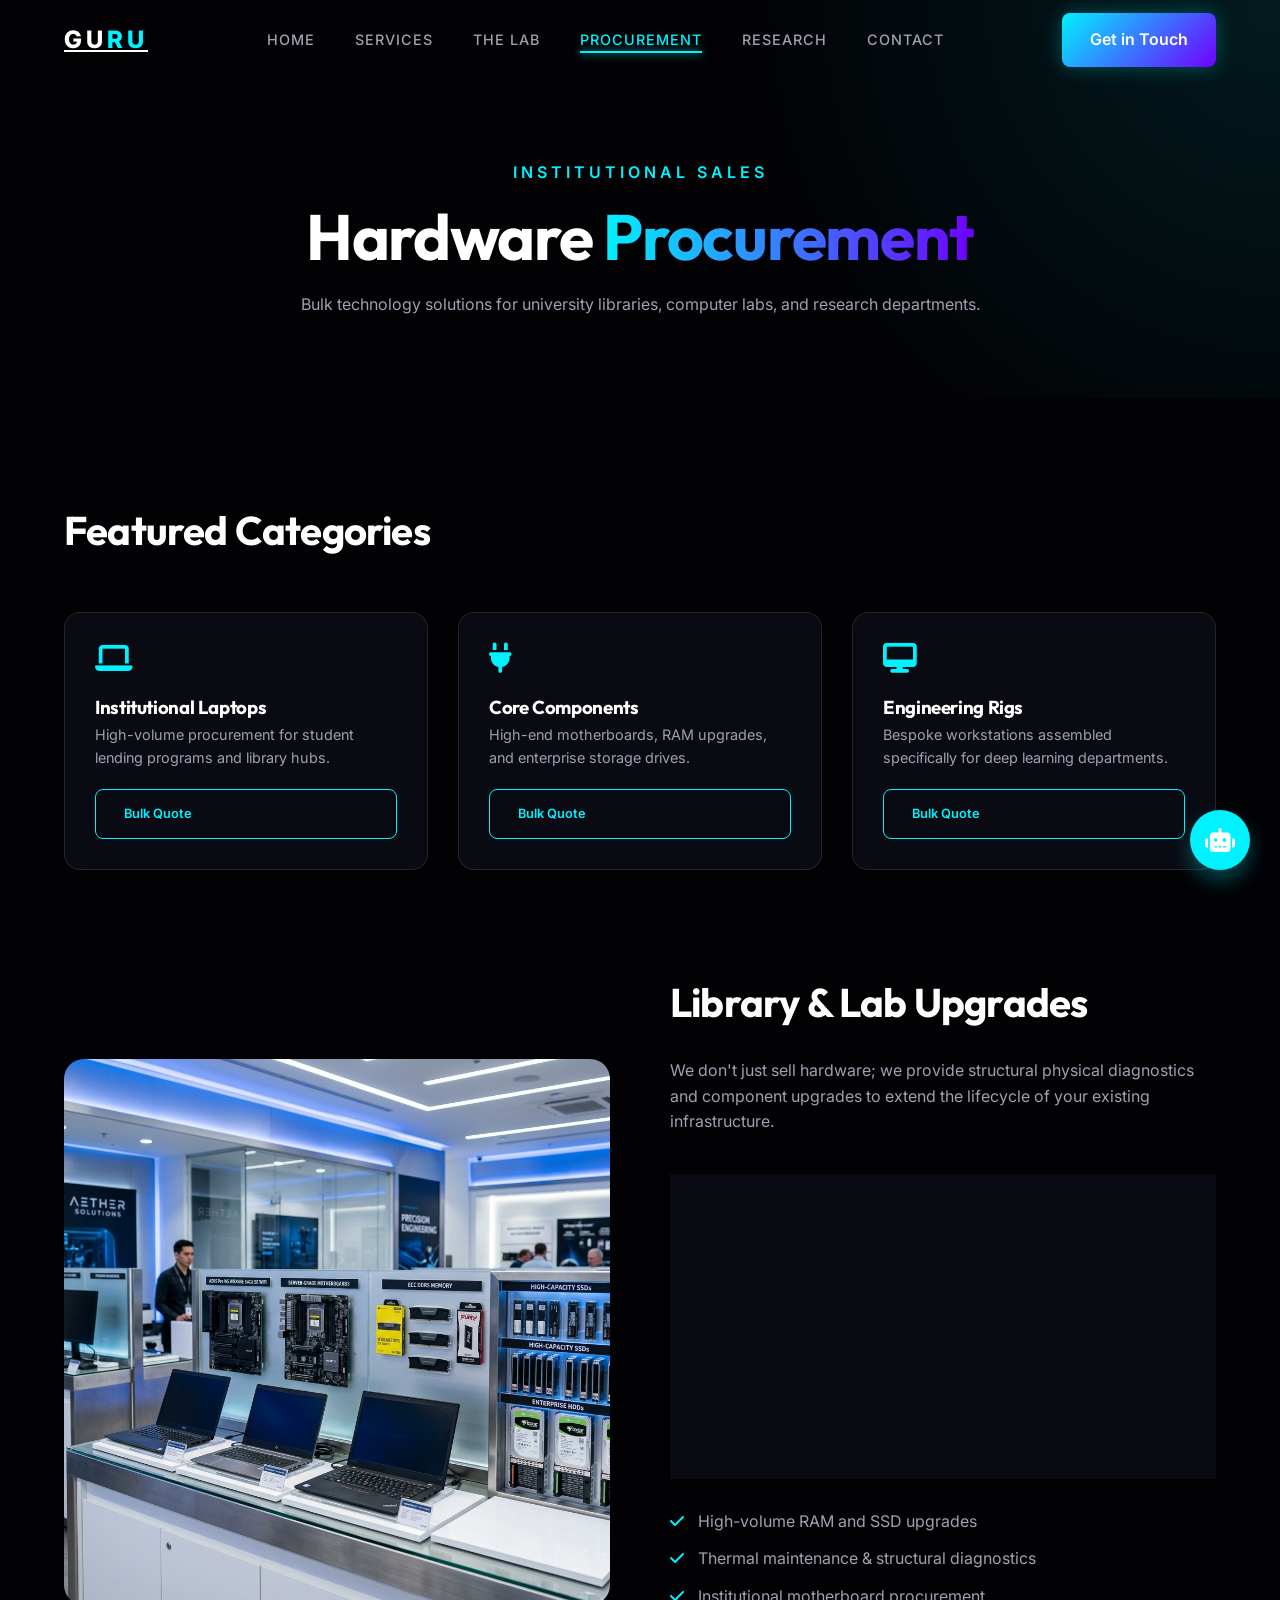
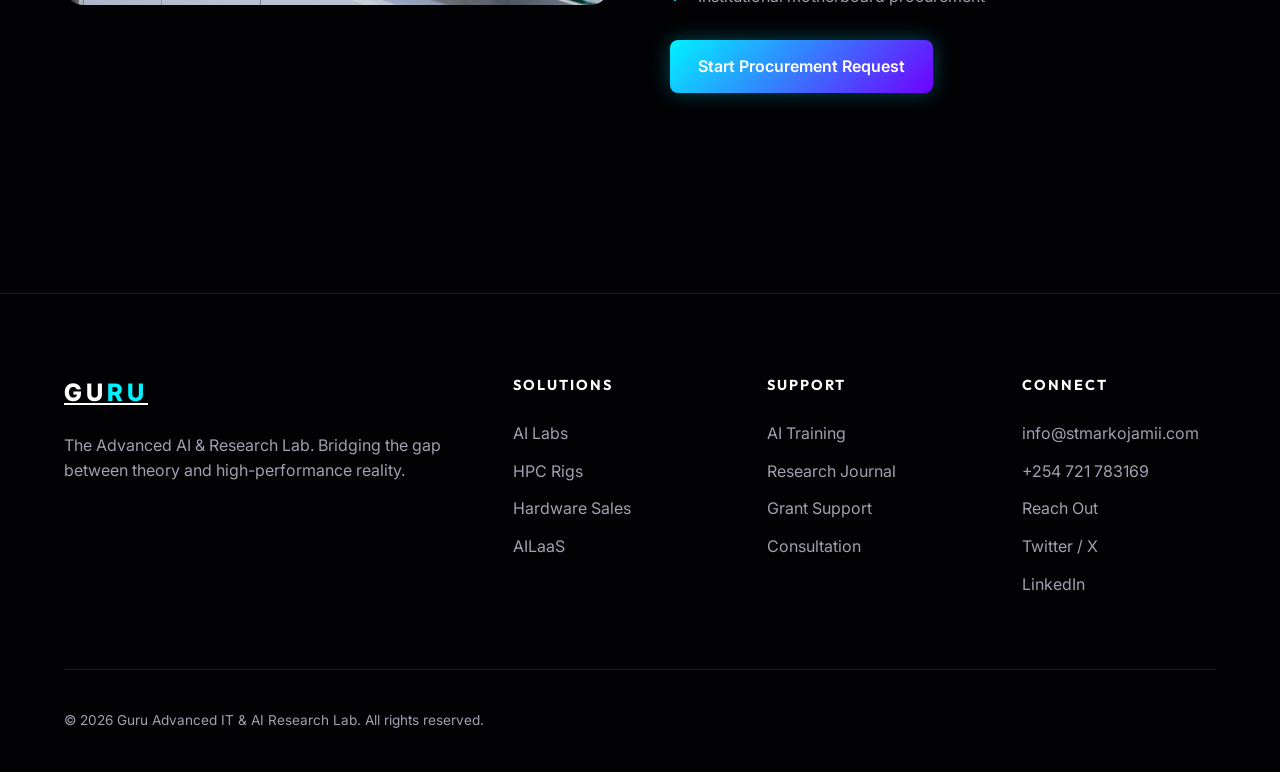
<file: procurement.html>
<!DOCTYPE html>
<html lang="en">
<head>
    <meta charset="UTF-8">
    <meta name="viewport" content="width=device-width, initial-scale=1.0">
    <title>Procurement & Sales | GURU AI & Research Lab</title>
    <link rel="preconnect" href="https://fonts.googleapis.com">
    <link rel="preconnect" href="https://fonts.gstatic.com" crossorigin>
    <link href="https://fonts.googleapis.com/css2?family=Inter:wght@300;400;500;600&family=Outfit:wght@500;600;700;800&display=swap" rel="stylesheet">
    <link rel="stylesheet" href="https://cdnjs.cloudflare.com/ajax/libs/font-awesome/6.4.0/css/all.min.css">
    
    <!-- PWA & Mobile Meta Tags -->
    <meta name="theme-color" content="#020205">
    <meta name="apple-mobile-web-app-capable" content="yes">
    <meta name="apple-mobile-web-app-status-bar-style" content="black-translucent">
    <meta name="apple-mobile-web-app-title" content="GURU">
    <link rel="apple-touch-icon" href="guru_hero_lab_1778863642783.png">

    <link rel="stylesheet" href="style.css">
</head>
<body>

    <!-- Navigation -->
    <nav class="scrolled">
        <div class="container">
            <a href="index.html" class="logo">GU<span>RU</span></a>
            <ul class="nav-links">
                <li><a href="index.html">Home</a></li>
                <li><a href="services.html">Services</a></li>
                <li><a href="lab.html">The Lab</a></li>
                <li><a href="procurement.html">Procurement</a></li>
                <li><a href="research.html">Research</a></li>
                <li><a href="contact.html">Contact</a></li>
            </ul>
            <a href="contact.html" class="btn btn-primary">Get in Touch</a>
        </div>
    </nav>

    <!-- Hero -->
    <section class="subpage-hero">
        <div class="container">
            <div class="reveal active">
                <span class="hero-tagline">Institutional Sales</span>
                <h1>Hardware <span>Procurement</span></h1>
                <p style="color: var(--text-secondary); max-width: 700px; margin: 0 auto;">
                    Bulk technology solutions for university libraries, computer labs, and research departments.
                </p>
            </div>
        </div>
    </section>

    <!-- Product Catalog -->
    <section class="section">
        <div class="container">
            <div class="reveal">
                <h2 style="font-size: 2.5rem; margin-bottom: 40px;">Featured <span>Categories</span></h2>
            </div>
            
            <div class="services-grid">
                <!-- Laptops -->
                <div class="glass" style="padding: 30px;">
                    <i class="fa-solid fa-laptop" style="font-size: 30px; color: var(--accent-blue); margin-bottom: 20px;"></i>
                    <h3>Institutional Laptops</h3>
                    <p style="color: var(--text-secondary); font-size: 0.9rem; margin-bottom: 20px;">
                        High-volume procurement for student lending programs and library hubs.
                    </p>
                    <a href="contact.html" class="btn btn-outline" style="width: 100%; font-size: 0.8rem;">Bulk Quote</a>
                </div>

                <!-- Components -->
                <div class="glass" style="padding: 30px;">
                    <i class="fa-solid fa-plug" style="font-size: 30px; color: var(--accent-blue); margin-bottom: 20px;"></i>
                    <h3>Core Components</h3>
                    <p style="color: var(--text-secondary); font-size: 0.9rem; margin-bottom: 20px;">
                        High-end motherboards, RAM upgrades, and enterprise storage drives.
                    </p>
                    <a href="contact.html" class="btn btn-outline" style="width: 100%; font-size: 0.8rem;">Bulk Quote</a>
                </div>

                <!-- Workstations -->
                <div class="glass" style="padding: 30px;">
                    <i class="fa-solid fa-desktop" style="font-size: 30px; color: var(--accent-blue); margin-bottom: 20px;"></i>
                    <h3>Engineering Rigs</h3>
                    <p style="color: var(--text-secondary); font-size: 0.9rem; margin-bottom: 20px;">
                        Bespoke workstations assembled specifically for deep learning departments.
                    </p>
                    <a href="contact.html" class="btn btn-outline" style="width: 100%; font-size: 0.8rem;">Bulk Quote</a>
                </div>
            </div>

            <div class="feature-row" style="margin-top: 100px;">
                <div class="feature-image reveal">
                    <img src="guru_hardware_catalog_1778864790584.png" alt="Hardware Catalog">
                </div>
                <div class="feature-content reveal">
                    <h2>Library & Lab <span>Upgrades</span></h2>
                    <p style="color: var(--text-secondary); margin-bottom: 24px;">
                        We don't just sell hardware; we provide structural physical diagnostics and component upgrades to extend the lifecycle of your existing infrastructure.
                    </p>
                    
                    <!-- Live Inventory Dashboard -->
                    <div class="inventory-container glass" style="padding: 30px; margin-bottom: 30px;">
                        <h4 style="margin-bottom: 20px;"><i class="fa-solid fa-bolt" style="color: var(--accent-blue); margin-right: 10px;"></i> Live Stock Allocation</h4>
                        
                        <div class="inventory-item">
                            <div class="inventory-header">
                                <span>NVIDIA H100 Tensor Core</span>
                                <span>12 Units Left</span>
                            </div>
                            <div class="inventory-track"><div class="inventory-fill" style="width: 15%;"></div></div>
                        </div>

                        <div class="inventory-item">
                            <div class="inventory-header">
                                <span>NVIDIA A100 (80GB)</span>
                                <span>45 Units Left</span>
                            </div>
                            <div class="inventory-track"><div class="inventory-fill" style="width: 45%;"></div></div>
                        </div>

                        <div class="inventory-item">
                            <div class="inventory-header">
                                <span>Enterprise ECC RAM (128GB)</span>
                                <span>High Availability</span>
                            </div>
                            <div class="inventory-track"><div class="inventory-fill" style="width: 85%;"></div></div>
                        </div>
                        <p style="font-size: 0.75rem; color: var(--text-secondary); margin-top: 20px;">*Inventory refreshes every 6 hours based on institutional allocation.</p>
                    </div>

                    <ul style="list-style: none; margin-bottom: 30px;">
                        <li style="margin-bottom: 12px; color: var(--text-secondary);"><i class="fa-solid fa-check" style="color: var(--accent-blue); margin-right: 10px;"></i> High-volume RAM and SSD upgrades</li>
                        <li style="margin-bottom: 12px; color: var(--text-secondary);"><i class="fa-solid fa-check" style="color: var(--accent-blue); margin-right: 10px;"></i> Thermal maintenance & structural diagnostics</li>
                        <li style="margin-bottom: 12px; color: var(--text-secondary);"><i class="fa-solid fa-check" style="color: var(--accent-blue); margin-right: 10px;"></i> Institutional motherboard procurement</li>
                    </ul>
                    <a href="contact.html" class="btn btn-primary">Start Procurement Request</a>
                </div>
            </div>
        </div>
    </section>

    <!-- Footer -->
    <footer>
        <div class="container">
            <div class="footer-grid">
                <div class="footer-brand">
                    <a href="index.html" class="logo">GU<span>RU</span></a>
                    <p>The Advanced AI & Research Lab. Bridging the gap between theory and high-performance reality.</p>
                </div>
                <div class="footer-links">
                    <h4>Solutions</h4>
                    <ul>
                        <li><a href="services.html">AI Labs</a></li>
                        <li><a href="lab.html">HPC Rigs</a></li>
                        <li><a href="procurement.html">Hardware Sales</a></li>
                        <li><a href="services.html">AILaaS</a></li>
                    </ul>
                </div>
                <div class="footer-links">
                    <h4>Support</h4>
                    <ul>
                        <li><a href="services.html">AI Training</a></li>
                        <li><a href="research.html">Research Journal</a></li>
                        <li><a href="services.html">Grant Support</a></li>
                        <li><a href="contact.html">Consultation</a></li>
                    </ul>
                </div>
                <div class="footer-links">
                    <h4>Connect</h4>
                    <ul>
                        <li><a href="mailto:info@stmarkojamii.com">info@stmarkojamii.com</a></li>
                        <li><a href="tel:+254721783169">+254 721 783169</a></li>
                        <li><a href="contact.html">Reach Out</a></li>
                        <li><a href="#">Twitter / X</a></li>
                        <li><a href="#">LinkedIn</a></li>
                    </ul>
                </div>
            </div>
            <div class="footer-bottom">
                <p>&copy; 2026 Guru Advanced IT & AI Research Lab. All rights reserved.</p>
            </div>
        </div>
    </footer>

    <!-- Sticky Bottom Navigation (Mobile Only) -->
    <div class="bottom-nav">
        <a href="index.html" class="bottom-nav-item">
            <i class="fa-solid fa-house"></i>
            <span>Home</span>
        </a>
        <a href="services.html" class="bottom-nav-item">
            <i class="fa-solid fa-microchip"></i>
            <span>Services</span>
        </a>
        <a href="lab.html" class="bottom-nav-item">
            <i class="fa-solid fa-flask"></i>
            <span>The Lab</span>
        </a>
        <a href="contact.html" class="bottom-nav-item">
            <i class="fa-solid fa-envelope"></i>
            <span>Contact</span>
        </a>
    </div>

    <script src="main.js"></script>
</body>
</html>
</file>
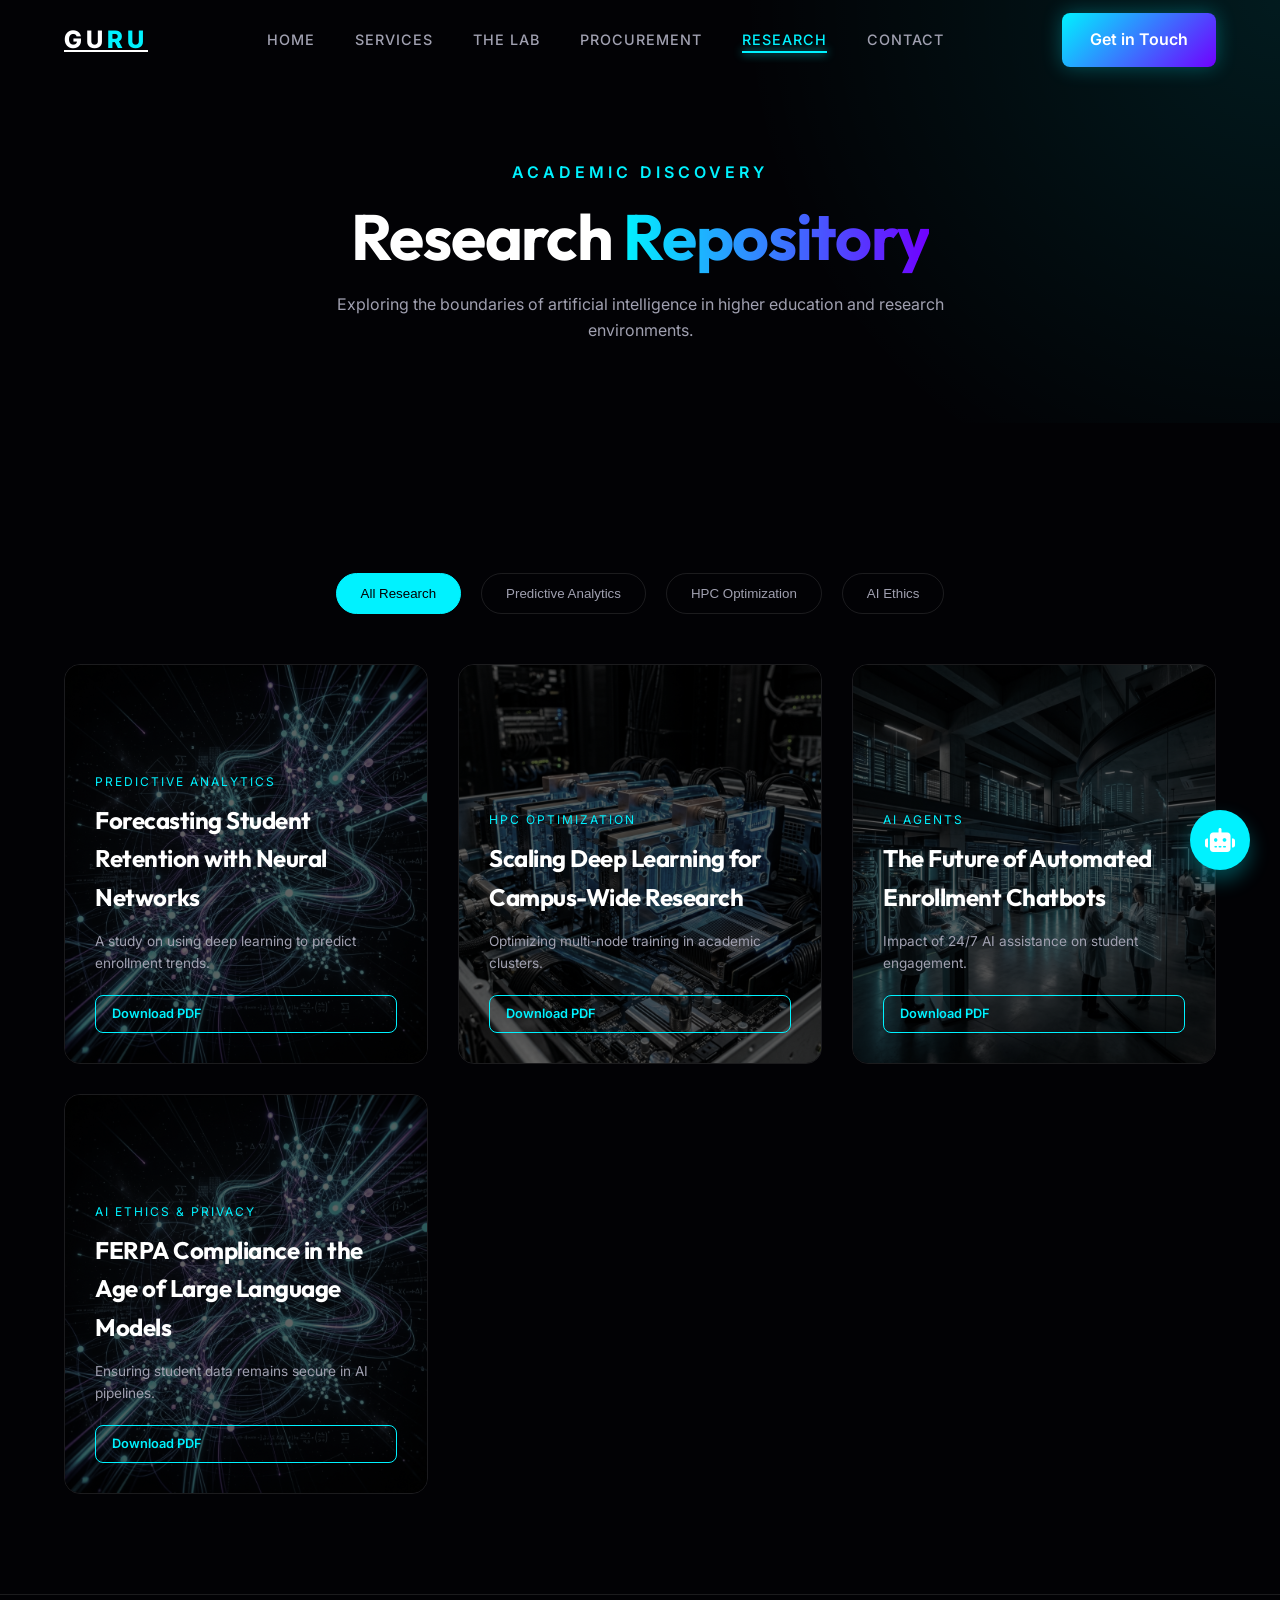
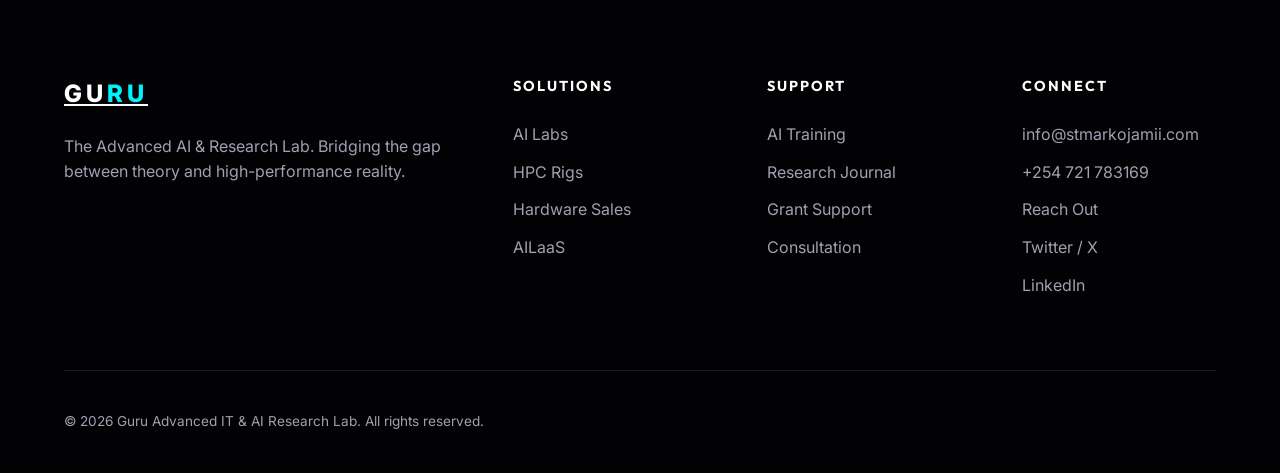
<file: research.html>
<!DOCTYPE html>
<html lang="en">
<head>
    <meta charset="UTF-8">
    <meta name="viewport" content="width=device-width, initial-scale=1.0">
    <title>Research | GURU AI & Research Lab</title>
    <link rel="preconnect" href="https://fonts.googleapis.com">
    <link rel="preconnect" href="https://fonts.gstatic.com" crossorigin>
    <link href="https://fonts.googleapis.com/css2?family=Inter:wght@300;400;500;600&family=Outfit:wght@500;600;700;800&display=swap" rel="stylesheet">
    <link rel="stylesheet" href="https://cdnjs.cloudflare.com/ajax/libs/font-awesome/6.4.0/css/all.min.css">
    
    <!-- PWA & Mobile Meta Tags -->
    <meta name="theme-color" content="#020205">
    <meta name="apple-mobile-web-app-capable" content="yes">
    <meta name="apple-mobile-web-app-status-bar-style" content="black-translucent">
    <meta name="apple-mobile-web-app-title" content="GURU">
    <link rel="apple-touch-icon" href="guru_hero_lab_1778863642783.png">

    <link rel="stylesheet" href="style.css">
</head>
<body>

    <!-- Navigation -->
    <nav class="scrolled">
        <div class="container">
            <a href="index.html" class="logo">GU<span>RU</span></a>
            <ul class="nav-links">
                <li><a href="index.html">Home</a></li>
                <li><a href="services.html">Services</a></li>
                <li><a href="lab.html">The Lab</a></li>
                <li><a href="procurement.html">Procurement</a></li>
                <li><a href="research.html">Research</a></li>
                <li><a href="contact.html">Contact</a></li>
            </ul>
            <a href="contact.html" class="btn btn-primary">Get in Touch</a>
        </div>
    </nav>

    <!-- Hero -->
    <section class="subpage-hero">
        <div class="container">
            <div class="reveal active">
                <span class="hero-tagline">Academic Discovery</span>
                <h1>Research <span>Repository</span></h1>
                <p style="color: var(--text-secondary); max-width: 700px; margin: 0 auto;">
                    Exploring the boundaries of artificial intelligence in higher education and research environments.
                </p>
            </div>
        </div>
    </section>

    <!-- Research Archive -->
    <section class="section">
        <div class="container">
            <div class="tab-container reveal">
                <div class="tab-nav">
                    <button class="tab-btn active">All Research</button>
                    <button class="tab-btn">Predictive Analytics</button>
                    <button class="tab-btn">HPC Optimization</button>
                    <button class="tab-btn">AI Ethics</button>
                </div>

                <div class="research-grid">
                    <div class="research-card reveal active">
                        <img src="guru_ai_research_1778863676596.png" alt="Predictive Analytics">
                        <div class="category">Predictive Analytics</div>
                        <h3>Forecasting Student Retention with Neural Networks</h3>
                        <p style="font-size: 0.85rem; color: var(--text-secondary); margin-bottom: 20px;">A study on using deep learning to predict enrollment trends.</p>
                        <a href="#" class="btn btn-outline" style="padding: 8px 16px; font-size: 0.8rem;">Download PDF</a>
                    </div>
                    <div class="research-card reveal active">
                        <img src="guru_hardware_hpc_1778863660785.png" alt="HPC Optimization">
                        <div class="category">HPC Optimization</div>
                        <h3>Scaling Deep Learning for Campus-Wide Research</h3>
                        <p style="font-size: 0.85rem; color: var(--text-secondary); margin-bottom: 20px;">Optimizing multi-node training in academic clusters.</p>
                        <a href="#" class="btn btn-outline" style="padding: 8px 16px; font-size: 0.8rem;">Download PDF</a>
                    </div>
                    <div class="research-card reveal active">
                        <img src="guru_hero_lab_1778863642783.png" alt="AI Agents">
                        <div class="category">AI Agents</div>
                        <h3>The Future of Automated Enrollment Chatbots</h3>
                        <p style="font-size: 0.85rem; color: var(--text-secondary); margin-bottom: 20px;">Impact of 24/7 AI assistance on student engagement.</p>
                        <a href="#" class="btn btn-outline" style="padding: 8px 16px; font-size: 0.8rem;">Download PDF</a>
                    </div>
                    <div class="research-card reveal active">
                        <img src="guru_ai_research_1778863676596.png" alt="Data Privacy">
                        <div class="category">AI Ethics & Privacy</div>
                        <h3>FERPA Compliance in the Age of Large Language Models</h3>
                        <p style="font-size: 0.85rem; color: var(--text-secondary); margin-bottom: 20px;">Ensuring student data remains secure in AI pipelines.</p>
                        <a href="#" class="btn btn-outline" style="padding: 8px 16px; font-size: 0.8rem;">Download PDF</a>
                    </div>
                </div>
            </div>
        </div>
    </section>

    <!-- Footer -->
    <footer>
        <div class="container">
            <div class="footer-grid">
                <div class="footer-brand">
                    <a href="index.html" class="logo">GU<span>RU</span></a>
                    <p>The Advanced AI & Research Lab. Bridging the gap between theory and high-performance reality.</p>
                </div>
                <div class="footer-links">
                    <h4>Solutions</h4>
                    <ul>
                        <li><a href="services.html">AI Labs</a></li>
                        <li><a href="lab.html">HPC Rigs</a></li>
                        <li><a href="procurement.html">Hardware Sales</a></li>
                        <li><a href="services.html">AILaaS</a></li>
                    </ul>
                </div>
                <div class="footer-links">
                    <h4>Support</h4>
                    <ul>
                        <li><a href="services.html">AI Training</a></li>
                        <li><a href="research.html">Research Journal</a></li>
                        <li><a href="services.html">Grant Support</a></li>
                        <li><a href="contact.html">Consultation</a></li>
                    </ul>
                </div>
                <div class="footer-links">
                    <h4>Connect</h4>
                    <ul>
                        <li><a href="mailto:info@stmarkojamii.com">info@stmarkojamii.com</a></li>
                        <li><a href="tel:+254721783169">+254 721 783169</a></li>
                        <li><a href="contact.html">Reach Out</a></li>
                        <li><a href="#">Twitter / X</a></li>
                        <li><a href="#">LinkedIn</a></li>
                    </ul>
                </div>
            </div>
            <div class="footer-bottom">
                <p>&copy; 2026 Guru Advanced IT & AI Research Lab. All rights reserved.</p>
            </div>
        </div>
    </footer>

    <!-- Sticky Bottom Navigation (Mobile Only) -->
    <div class="bottom-nav">
        <a href="index.html" class="bottom-nav-item">
            <i class="fa-solid fa-house"></i>
            <span>Home</span>
        </a>
        <a href="services.html" class="bottom-nav-item">
            <i class="fa-solid fa-microchip"></i>
            <span>Services</span>
        </a>
        <a href="lab.html" class="bottom-nav-item">
            <i class="fa-solid fa-flask"></i>
            <span>The Lab</span>
        </a>
        <a href="contact.html" class="bottom-nav-item">
            <i class="fa-solid fa-envelope"></i>
            <span>Contact</span>
        </a>
    </div>

    <script src="main.js"></script>
</body>
</html>
</file>
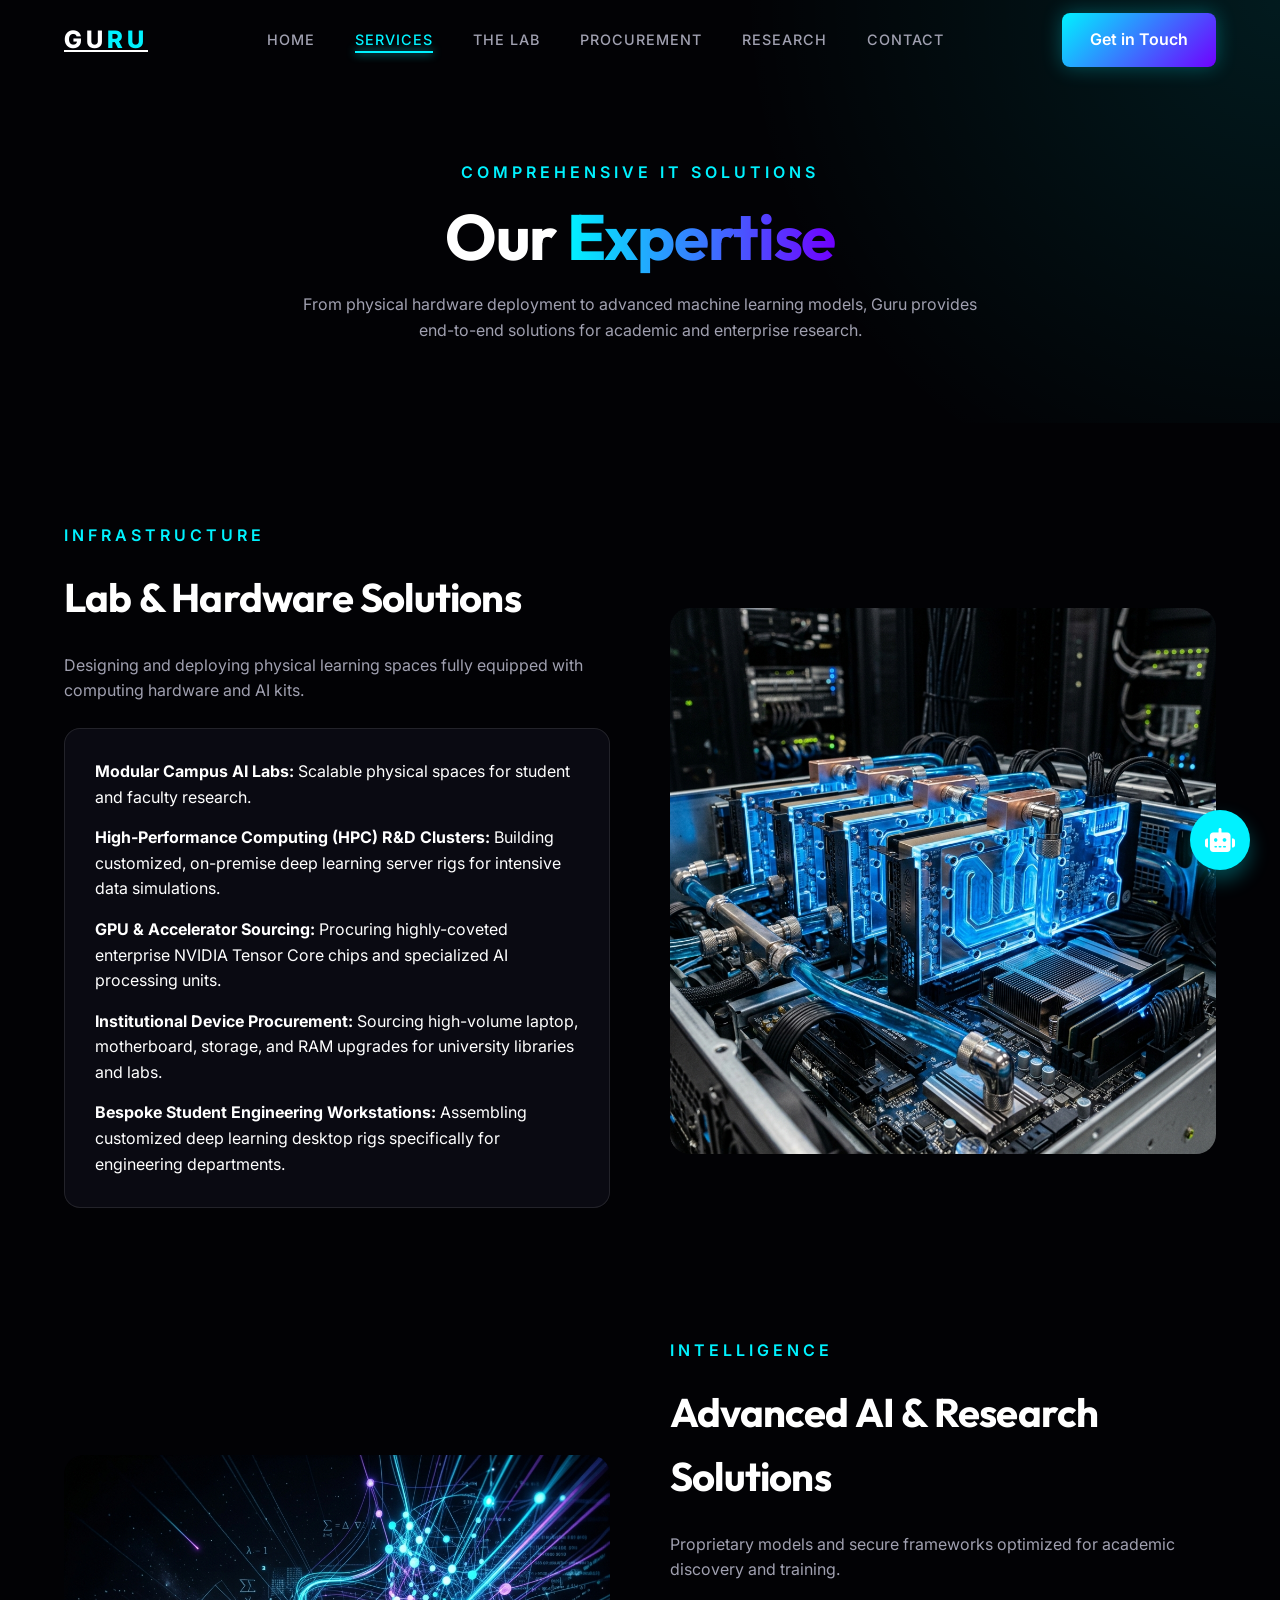
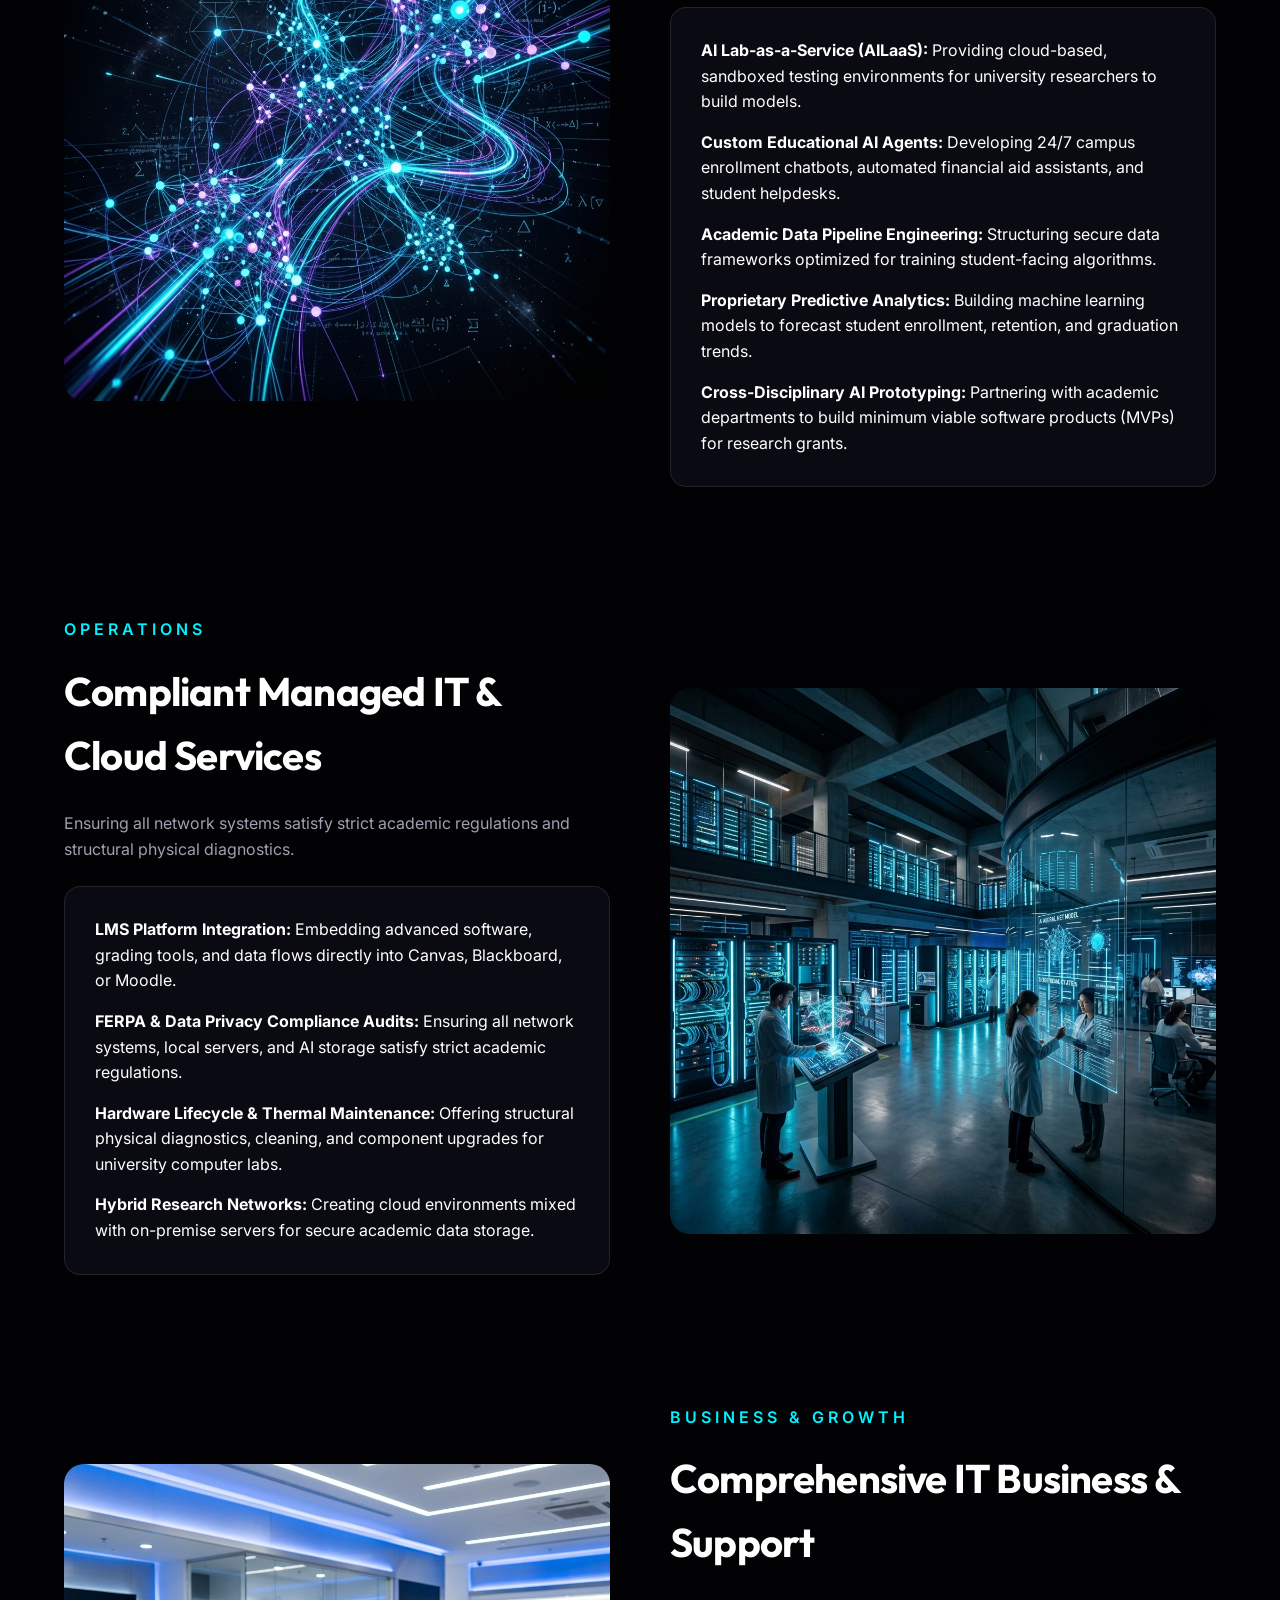
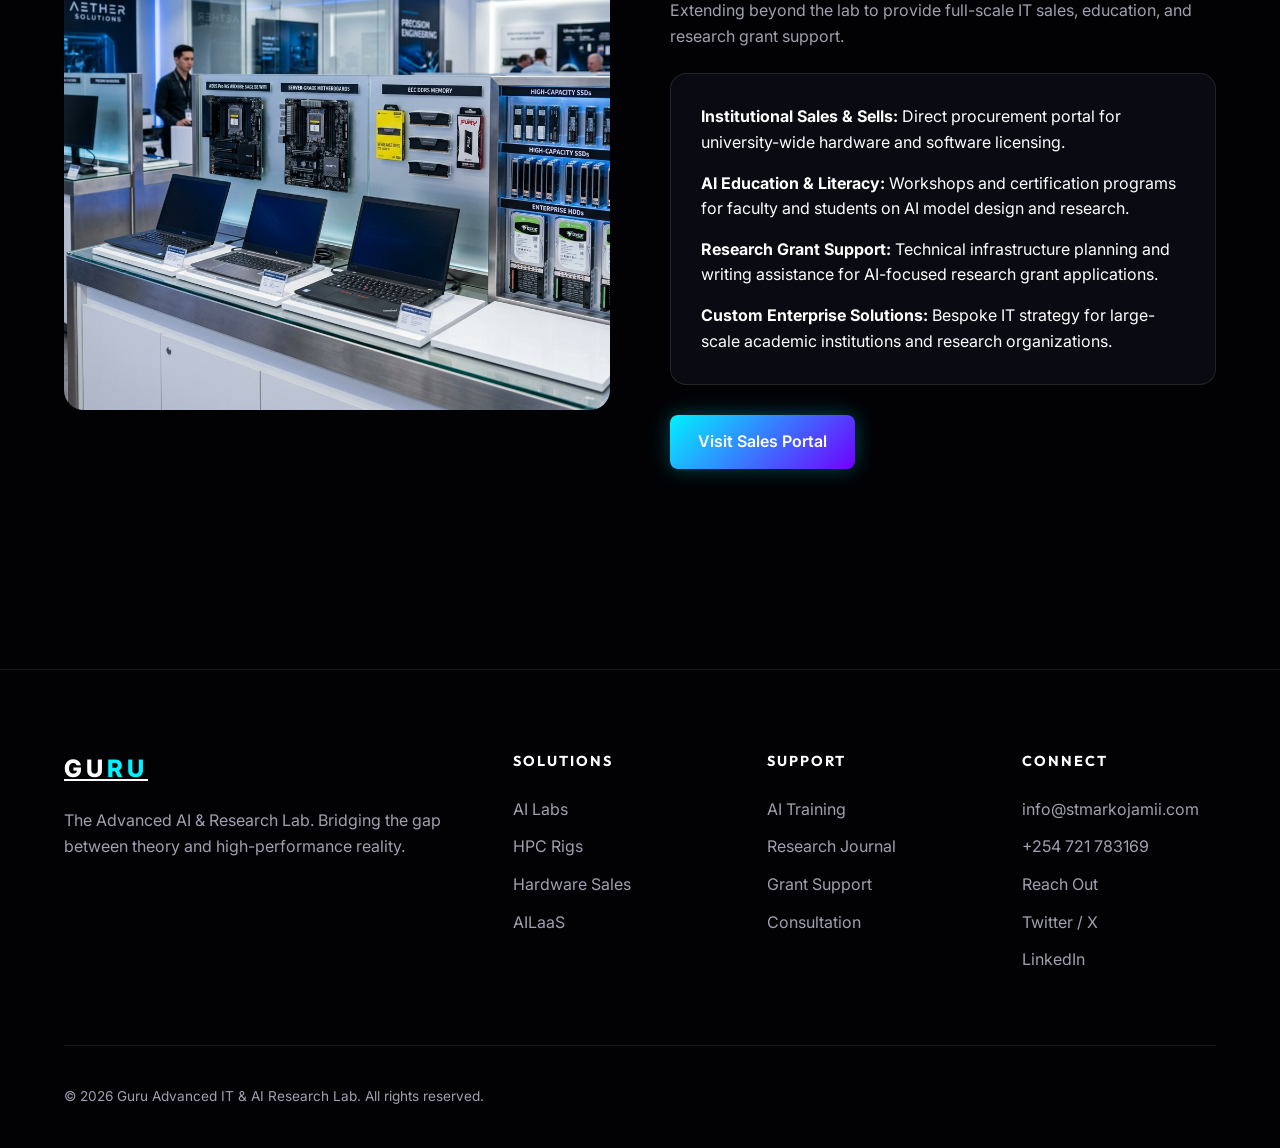
<file: services.html>
<!DOCTYPE html>
<html lang="en">
<head>
    <meta charset="UTF-8">
    <meta name="viewport" content="width=device-width, initial-scale=1.0">
    <title>Services | GURU AI & Research Lab</title>
    <link rel="preconnect" href="https://fonts.googleapis.com">
    <link rel="preconnect" href="https://fonts.gstatic.com" crossorigin>
    <link href="https://fonts.googleapis.com/css2?family=Inter:wght@300;400;500;600&family=Outfit:wght@500;600;700;800&display=swap" rel="stylesheet">
    <link rel="stylesheet" href="https://cdnjs.cloudflare.com/ajax/libs/font-awesome/6.4.0/css/all.min.css">
    
    <!-- PWA & Mobile Meta Tags -->
    <meta name="theme-color" content="#020205">
    <meta name="apple-mobile-web-app-capable" content="yes">
    <meta name="apple-mobile-web-app-status-bar-style" content="black-translucent">
    <meta name="apple-mobile-web-app-title" content="GURU">
    <link rel="apple-touch-icon" href="guru_hero_lab_1778863642783.png">

    <link rel="stylesheet" href="style.css">
</head>
<body>

    <!-- Navigation -->
    <nav class="scrolled">
        <div class="container">
            <a href="index.html" class="logo">GU<span>RU</span></a>
            <ul class="nav-links">
                <li><a href="index.html">Home</a></li>
                <li><a href="services.html">Services</a></li>
                <li><a href="lab.html">The Lab</a></li>
                <li><a href="procurement.html">Procurement</a></li>
                <li><a href="research.html">Research</a></li>
                <li><a href="contact.html">Contact</a></li>
            </ul>
            <a href="contact.html" class="btn btn-primary">Get in Touch</a>
        </div>
    </nav>

    <!-- Hero -->
    <section class="subpage-hero">
        <div class="container">
            <div class="reveal active">
                <span class="hero-tagline">Comprehensive IT Solutions</span>
                <h1>Our <span>Expertise</span></h1>
                <p style="color: var(--text-secondary); max-width: 700px; margin: 0 auto;">
                    From physical hardware deployment to advanced machine learning models, Guru provides end-to-end solutions for academic and enterprise research.
                </p>
            </div>
        </div>
    </section>

    <!-- Detailed Services -->
    <section class="section">
        <div class="container">
            <!-- Lab & Hardware -->
            <div class="feature-row">
                <div class="feature-content reveal">
                    <span class="hero-tagline">Infrastructure</span>
                    <h2>Lab & Hardware Solutions</h2>
                    <p style="color: var(--text-secondary); margin-bottom: 24px;">
                        Designing and deploying physical learning spaces fully equipped with computing hardware and AI kits.
                    </p>
                    <div class="glass" style="padding: 30px; margin-bottom: 30px;">
                        <ul style="list-style: none;">
                            <li style="margin-bottom: 15px;"><strong>Modular Campus AI Labs:</strong> Scalable physical spaces for student and faculty research.</li>
                            <li style="margin-bottom: 15px;"><strong>High-Performance Computing (HPC) R&D Clusters:</strong> Building customized, on-premise deep learning server rigs for intensive data simulations.</li>
                            <li style="margin-bottom: 15px;"><strong>GPU & Accelerator Sourcing:</strong> Procuring highly-coveted enterprise NVIDIA Tensor Core chips and specialized AI processing units.</li>
                            <li style="margin-bottom: 15px;"><strong>Institutional Device Procurement:</strong> Sourcing high-volume laptop, motherboard, storage, and RAM upgrades for university libraries and labs.</li>
                            <li><strong>Bespoke Student Engineering Workstations:</strong> Assembling customized deep learning desktop rigs specifically for engineering departments.</li>
                        </ul>
                    </div>
                </div>
                <div class="feature-image reveal">
                    <img src="guru_hardware_hpc_1778863660785.png" alt="Hardware Solutions">
                </div>
            </div>

            <!-- Advanced AI -->
            <div class="feature-row reverse">
                <div class="feature-content reveal">
                    <span class="hero-tagline">Intelligence</span>
                    <h2>Advanced AI & Research Solutions</h2>
                    <p style="color: var(--text-secondary); margin-bottom: 24px;">
                        Proprietary models and secure frameworks optimized for academic discovery and training.
                    </p>
                    <div class="glass" style="padding: 30px; margin-bottom: 30px;">
                        <ul style="list-style: none;">
                            <li style="margin-bottom: 15px;"><strong>AI Lab-as-a-Service (AILaaS):</strong> Providing cloud-based, sandboxed testing environments for university researchers to build models.</li>
                            <li style="margin-bottom: 15px;"><strong>Custom Educational AI Agents:</strong> Developing 24/7 campus enrollment chatbots, automated financial aid assistants, and student helpdesks.</li>
                            <li style="margin-bottom: 15px;"><strong>Academic Data Pipeline Engineering:</strong> Structuring secure data frameworks optimized for training student-facing algorithms.</li>
                            <li style="margin-bottom: 15px;"><strong>Proprietary Predictive Analytics:</strong> Building machine learning models to forecast student enrollment, retention, and graduation trends.</li>
                            <li><strong>Cross-Disciplinary AI Prototyping:</strong> Partnering with academic departments to build minimum viable software products (MVPs) for research grants.</li>
                        </ul>
                    </div>
                </div>
                <div class="feature-image reveal">
                    <img src="guru_ai_research_1778863676596.png" alt="AI Research">
                </div>
            </div>

            <!-- Managed IT -->
            <div class="feature-row">
                <div class="feature-content reveal">
                    <span class="hero-tagline">Operations</span>
                    <h2>Compliant Managed IT & Cloud Services</h2>
                    <p style="color: var(--text-secondary); margin-bottom: 24px;">
                        Ensuring all network systems satisfy strict academic regulations and structural physical diagnostics.
                    </p>
                    <div class="glass" style="padding: 30px; margin-bottom: 30px;">
                        <ul style="list-style: none;">
                            <li style="margin-bottom: 15px;"><strong>LMS Platform Integration:</strong> Embedding advanced software, grading tools, and data flows directly into Canvas, Blackboard, or Moodle.</li>
                            <li style="margin-bottom: 15px;"><strong>FERPA & Data Privacy Compliance Audits:</strong> Ensuring all network systems, local servers, and AI storage satisfy strict academic regulations.</li>
                            <li style="margin-bottom: 15px;"><strong>Hardware Lifecycle & Thermal Maintenance:</strong> Offering structural physical diagnostics, cleaning, and component upgrades for university computer labs.</li>
                            <li><strong>Hybrid Research Networks:</strong> Creating cloud environments mixed with on-premise servers for secure academic data storage.</li>
                        </ul>
                    </div>
                </div>
                <div class="feature-image reveal">
                    <img src="guru_hero_lab_1778863642783.png" alt="Managed IT">
                </div>
            </div>

            <!-- NEW: Business & Support Services -->
            <div class="feature-row reverse">
                <div class="feature-content reveal">
                    <span class="hero-tagline">Business & Growth</span>
                    <h2>Comprehensive IT Business & Support</h2>
                    <p style="color: var(--text-secondary); margin-bottom: 24px;">
                        Extending beyond the lab to provide full-scale IT sales, education, and research grant support.
                    </p>
                    <div class="glass" style="padding: 30px; margin-bottom: 30px;">
                        <ul style="list-style: none;">
                            <li style="margin-bottom: 15px;"><strong>Institutional Sales & Sells:</strong> Direct procurement portal for university-wide hardware and software licensing.</li>
                            <li style="margin-bottom: 15px;"><strong>AI Education & Literacy:</strong> Workshops and certification programs for faculty and students on AI model design and research.</li>
                            <li style="margin-bottom: 15px;"><strong>Research Grant Support:</strong> Technical infrastructure planning and writing assistance for AI-focused research grant applications.</li>
                            <li><strong>Custom Enterprise Solutions:</strong> Bespoke IT strategy for large-scale academic institutions and research organizations.</li>
                        </ul>
                    </div>
                    <a href="procurement.html" class="btn btn-primary">Visit Sales Portal</a>
                </div>
                <div class="feature-image reveal">
                    <img src="guru_hardware_catalog_1778864790584.png" alt="Business Support">
                </div>
            </div>
        </div>
    </section>

    <!-- Footer -->
    <footer>
        <div class="container">
            <div class="footer-grid">
                <div class="footer-brand">
                    <a href="index.html" class="logo">GU<span>RU</span></a>
                    <p>The Advanced AI & Research Lab. Bridging the gap between theory and high-performance reality.</p>
                </div>
                <div class="footer-links">
                    <h4>Solutions</h4>
                    <ul>
                        <li><a href="services.html">AI Labs</a></li>
                        <li><a href="lab.html">HPC Rigs</a></li>
                        <li><a href="procurement.html">Hardware Sales</a></li>
                        <li><a href="services.html">AILaaS</a></li>
                    </ul>
                </div>
                <div class="footer-links">
                    <h4>Support</h4>
                    <ul>
                        <li><a href="services.html">AI Training</a></li>
                        <li><a href="research.html">Research Journal</a></li>
                        <li><a href="services.html">Grant Support</a></li>
                        <li><a href="contact.html">Consultation</a></li>
                    </ul>
                </div>
                <div class="footer-links">
                    <h4>Connect</h4>
                    <ul>
                        <li><a href="mailto:info@stmarkojamii.com">info@stmarkojamii.com</a></li>
                        <li><a href="tel:+254721783169">+254 721 783169</a></li>
                        <li><a href="contact.html">Reach Out</a></li>
                        <li><a href="#">Twitter / X</a></li>
                        <li><a href="#">LinkedIn</a></li>
                    </ul>
                </div>
            </div>
            <div class="footer-bottom">
                <p>&copy; 2026 Guru Advanced IT & AI Research Lab. All rights reserved.</p>
            </div>
        </div>
    </footer>

    <!-- Sticky Bottom Navigation (Mobile Only) -->
    <div class="bottom-nav">
        <a href="index.html" class="bottom-nav-item">
            <i class="fa-solid fa-house"></i>
            <span>Home</span>
        </a>
        <a href="services.html" class="bottom-nav-item active">
            <i class="fa-solid fa-microchip"></i>
            <span>Services</span>
        </a>
        <a href="lab.html" class="bottom-nav-item">
            <i class="fa-solid fa-flask"></i>
            <span>The Lab</span>
        </a>
        <a href="contact.html" class="bottom-nav-item">
            <i class="fa-solid fa-envelope"></i>
            <span>Contact</span>
        </a>
    </div>

    <script src="main.js"></script>
</body>
</html>
</file>
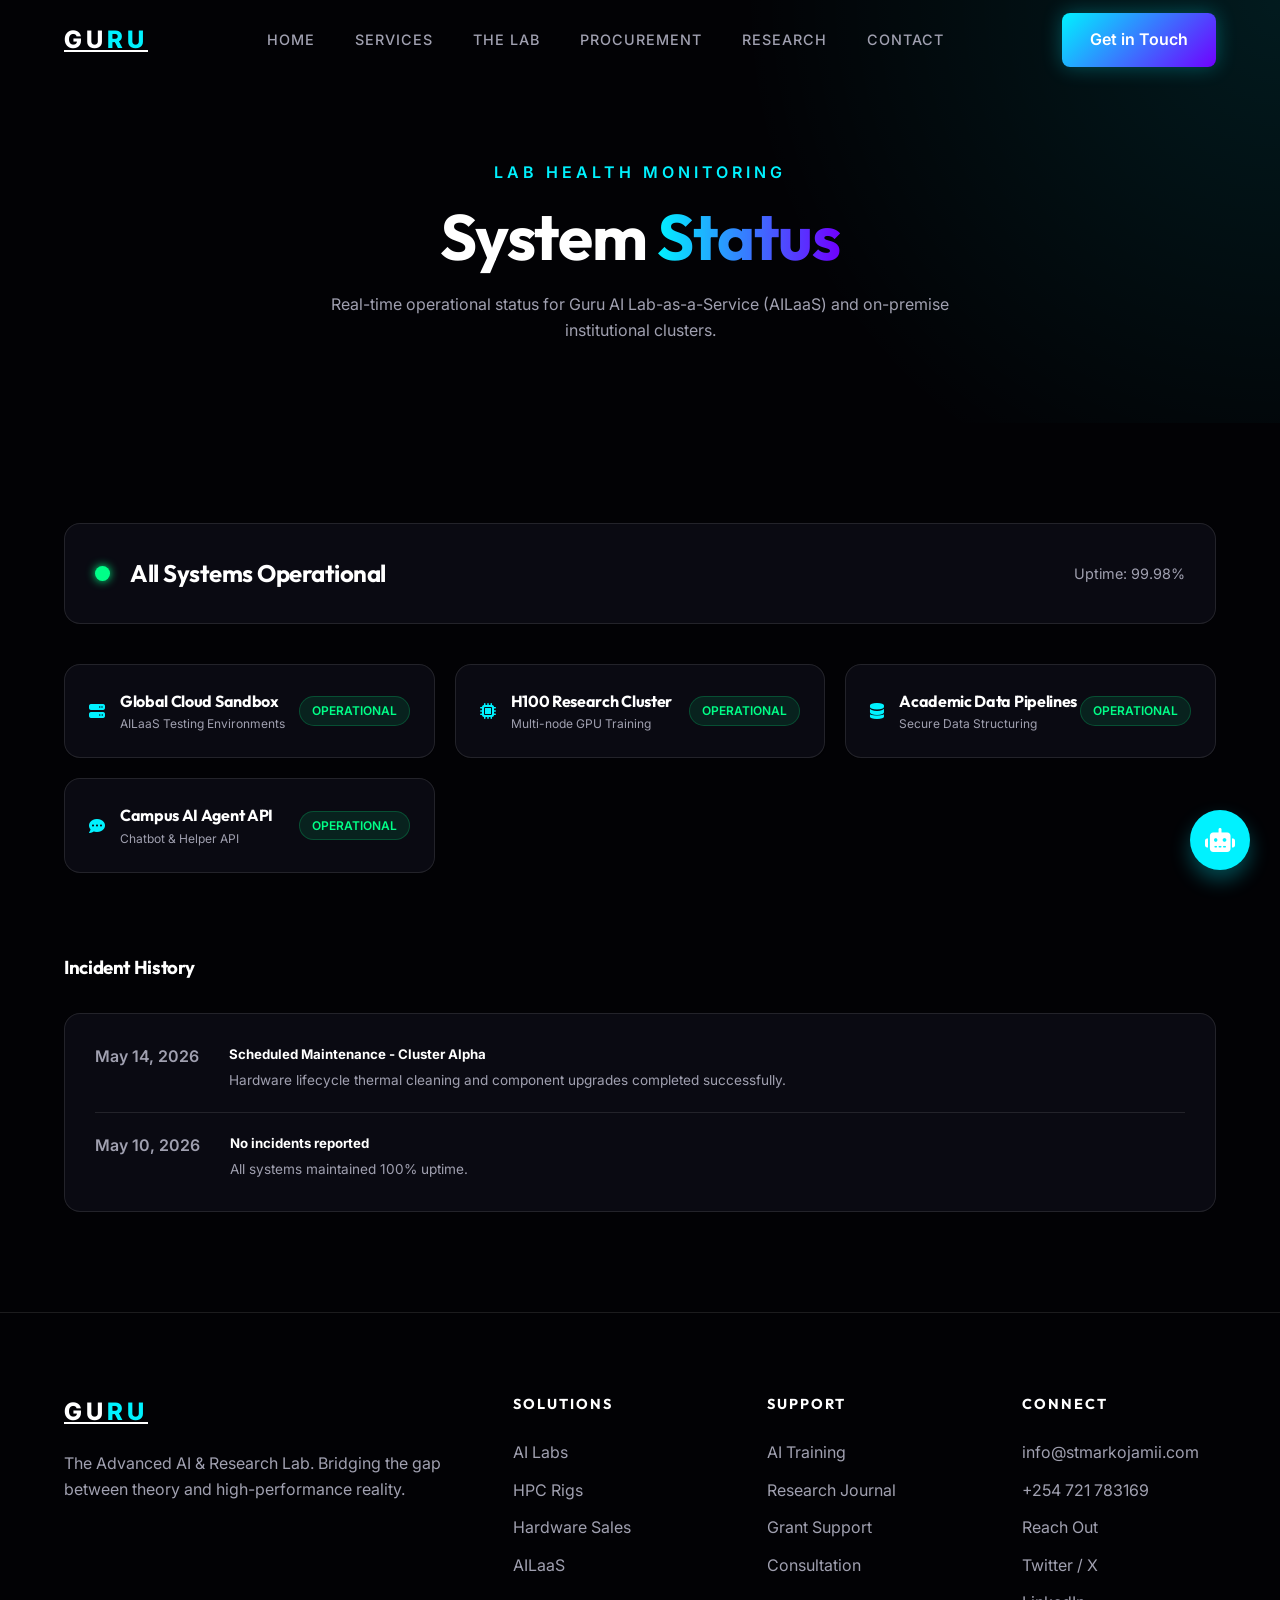
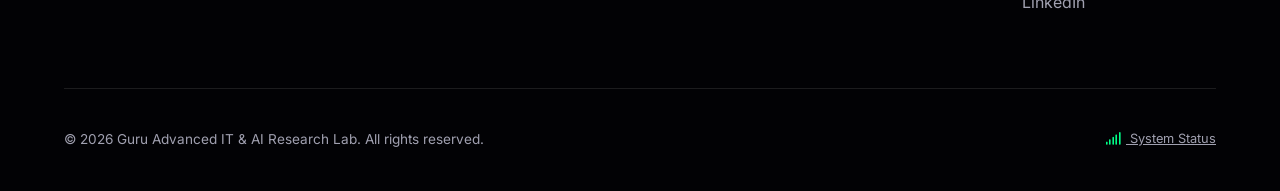
<file: status.html>
<!DOCTYPE html>
<html lang="en">
<head>
    <meta charset="UTF-8">
    <meta name="viewport" content="width=device-width, initial-scale=1.0">
    <title>System Status | GURU AI & Research Lab</title>
    <link rel="preconnect" href="https://fonts.googleapis.com">
    <link rel="preconnect" href="https://fonts.gstatic.com" crossorigin>
    <link href="https://fonts.googleapis.com/css2?family=Inter:wght@300;400;500;600&family=Outfit:wght@500;600;700;800&display=swap" rel="stylesheet">
    <link rel="stylesheet" href="https://cdnjs.cloudflare.com/ajax/libs/font-awesome/6.4.0/css/all.min.css">
    
    <!-- PWA & Mobile Meta Tags -->
    <meta name="theme-color" content="#020205">
    <meta name="apple-mobile-web-app-capable" content="yes">
    <meta name="apple-mobile-web-app-status-bar-style" content="black-translucent">
    <meta name="apple-mobile-web-app-title" content="GURU">
    <link rel="apple-touch-icon" href="guru_hero_lab_1778863642783.png">

    <link rel="stylesheet" href="style.css">
</head>
<body>

    <!-- Navigation -->
    <nav class="scrolled">
        <div class="container">
            <a href="index.html" class="logo">GU<span>RU</span></a>
            <ul class="nav-links">
                <li><a href="index.html">Home</a></li>
                <li><a href="services.html">Services</a></li>
                <li><a href="lab.html">The Lab</a></li>
                <li><a href="procurement.html">Procurement</a></li>
                <li><a href="research.html">Research</a></li>
                <li><a href="contact.html">Contact</a></li>
            </ul>
            <a href="contact.html" class="btn btn-primary">Get in Touch</a>
        </div>
    </nav>

    <!-- Hero -->
    <section class="subpage-hero">
        <div class="container">
            <div class="reveal active">
                <span class="hero-tagline">Lab Health Monitoring</span>
                <h1>System <span>Status</span></h1>
                <p style="color: var(--text-secondary); max-width: 700px; margin: 0 auto;">
                    Real-time operational status for Guru AI Lab-as-a-Service (AILaaS) and on-premise institutional clusters.
                </p>
            </div>
        </div>
    </section>

    <!-- Status Grid -->
    <section class="section">
        <div class="container">
            <div class="glass reveal" style="padding: 30px; margin-bottom: 40px; display: flex; align-items: center; justify-content: space-between;">
                <div style="display: flex; align-items: center; gap: 20px;">
                    <div class="status-dot" style="width: 15px; height: 15px;"></div>
                    <h2 style="font-size: 1.5rem; margin: 0;">All Systems Operational</h2>
                </div>
                <span style="color: var(--text-secondary); font-size: 0.9rem;">Uptime: 99.98%</span>
            </div>

            <div class="status-grid reveal">
                <div class="glass status-card">
                    <div class="status-label">
                        <i class="fa-solid fa-server" style="color: var(--accent-blue);"></i>
                        <div>
                            <h4 style="margin: 0;">Global Cloud Sandbox</h4>
                            <p style="font-size: 0.75rem; color: var(--text-secondary); margin: 0;">AILaaS Testing Environments</p>
                        </div>
                    </div>
                    <span class="status-indicator status-online">Operational</span>
                </div>

                <div class="glass status-card">
                    <div class="status-label">
                        <i class="fa-solid fa-microchip" style="color: var(--accent-blue);"></i>
                        <div>
                            <h4 style="margin: 0;">H100 Research Cluster</h4>
                            <p style="font-size: 0.75rem; color: var(--text-secondary); margin: 0;">Multi-node GPU Training</p>
                        </div>
                    </div>
                    <span class="status-indicator status-online">Operational</span>
                </div>

                <div class="glass status-card">
                    <div class="status-label">
                        <i class="fa-solid fa-database" style="color: var(--accent-blue);"></i>
                        <div>
                            <h4 style="margin: 0;">Academic Data Pipelines</h4>
                            <p style="font-size: 0.75rem; color: var(--text-secondary); margin: 0;">Secure Data Structuring</p>
                        </div>
                    </div>
                    <span class="status-indicator status-online">Operational</span>
                </div>

                <div class="glass status-card">
                    <div class="status-label">
                        <i class="fa-solid fa-comment-dots" style="color: var(--accent-blue);"></i>
                        <div>
                            <h4 style="margin: 0;">Campus AI Agent API</h4>
                            <p style="font-size: 0.75rem; color: var(--text-secondary); margin: 0;">Chatbot & Helper API</p>
                        </div>
                    </div>
                    <span class="status-indicator status-online">Operational</span>
                </div>
            </div>

            <!-- Incident History -->
            <div class="reveal" style="margin-top: 80px;">
                <h3 style="margin-bottom: 30px;">Incident History</h3>
                <div class="glass" style="padding: 30px;">
                    <div style="display: flex; gap: 30px; padding-bottom: 20px; border-bottom: 1px solid var(--glass-border); margin-bottom: 20px;">
                        <span style="color: var(--text-secondary); font-weight: 600;">May 14, 2026</span>
                        <div>
                            <h5 style="margin: 0 0 5px 0;">Scheduled Maintenance - Cluster Alpha</h5>
                            <p style="font-size: 0.85rem; color: var(--text-secondary); margin: 0;">Hardware lifecycle thermal cleaning and component upgrades completed successfully.</p>
                        </div>
                    </div>
                    <div style="display: flex; gap: 30px;">
                        <span style="color: var(--text-secondary); font-weight: 600;">May 10, 2026</span>
                        <div>
                            <h5 style="margin: 0 0 5px 0;">No incidents reported</h5>
                            <p style="font-size: 0.85rem; color: var(--text-secondary); margin: 0;">All systems maintained 100% uptime.</p>
                        </div>
                    </div>
                </div>
            </div>
        </div>
    </section>

    <!-- Footer -->
    <footer>
        <div class="container">
            <div class="footer-grid">
                <div class="footer-brand">
                    <a href="index.html" class="logo">GU<span>RU</span></a>
                    <p>The Advanced AI & Research Lab. Bridging the gap between theory and high-performance reality.</p>
                </div>
                <div class="footer-links">
                    <h4>Solutions</h4>
                    <ul>
                        <li><a href="services.html">AI Labs</a></li>
                        <li><a href="lab.html">HPC Rigs</a></li>
                        <li><a href="procurement.html">Hardware Sales</a></li>
                        <li><a href="services.html">AILaaS</a></li>
                    </ul>
                </div>
                <div class="footer-links">
                    <h4>Support</h4>
                    <ul>
                        <li><a href="services.html">AI Training</a></li>
                        <li><a href="research.html">Research Journal</a></li>
                        <li><a href="services.html">Grant Support</a></li>
                        <li><a href="contact.html">Consultation</a></li>
                    </ul>
                </div>
                <div class="footer-links">
                    <h4>Connect</h4>
                    <ul>
                        <li><a href="mailto:info@stmarkojamii.com">info@stmarkojamii.com</a></li>
                        <li><a href="tel:+254721783169">+254 721 783169</a></li>
                        <li><a href="contact.html">Reach Out</a></li>
                        <li><a href="#">Twitter / X</a></li>
                        <li><a href="#">LinkedIn</a></li>
                    </ul>
                </div>
            </div>
            <div class="footer-bottom">
                <p>&copy; 2026 Guru Advanced IT & AI Research Lab. All rights reserved.</p>
                <a href="status.html" style="color: var(--text-secondary); font-size: 0.8rem;"><i class="fa-solid fa-signal" style="color: #00ff88; margin-right: 5px;"></i> System Status</a>
            </div>
        </div>
    </footer>

    <!-- Sticky Bottom Navigation (Mobile Only) -->
    <div class="bottom-nav">
        <a href="index.html" class="bottom-nav-item">
            <i class="fa-solid fa-house"></i>
            <span>Home</span>
        </a>
        <a href="services.html" class="bottom-nav-item">
            <i class="fa-solid fa-microchip"></i>
            <span>Services</span>
        </a>
        <a href="lab.html" class="bottom-nav-item">
            <i class="fa-solid fa-flask"></i>
            <span>The Lab</span>
        </a>
        <a href="contact.html" class="bottom-nav-item">
            <i class="fa-solid fa-envelope"></i>
            <span>Contact</span>
        </a>
    </div>

    <script src="main.js"></script>
</body>
</html>
</file>
<file: style.css>
/* 
    GURU AI & RESEARCH LAB - DESIGN SYSTEM
    A sophisticated, dark-themed design for advanced IT & AI solutions.
*/

:root {
    /* Colors */
    --bg-main: #020205;
    --bg-card: rgba(15, 15, 25, 0.7);
    --accent-blue: #00f2ff;
    --accent-cyan: #00d1ff;
    --accent-purple: #7000ff;
    --text-primary: #ffffff;
    --text-secondary: #a0a0b0;
    --glass-border: rgba(255, 255, 255, 0.1);
    --nav-height: 80px;
    
    /* Typography */
    --font-heading: 'Outfit', sans-serif;
    --font-body: 'Inter', sans-serif;
}

* {
    margin: 0;
    padding: 0;
    box-sizing: border-box;
}

body {
    background-color: var(--bg-main);
    color: var(--text-primary);
    font-family: var(--font-body);
    line-height: 1.6;
    overflow-x: hidden;
}

h1, h2, h3, h4, .brand {
    font-family: var(--font-heading);
    letter-spacing: -0.02em;
}

/* Glassmorphism Utility */
.glass {
    background: var(--bg-card);
    backdrop-filter: blur(12px);
    -webkit-backdrop-filter: blur(12px);
    border: 1px solid var(--glass-border);
    border-radius: 16px;
}

/* Layout Utilities */
.container {
    max-width: 1200px;
    margin: 0 auto;
    padding: 0 24px;
}

.section {
    padding: 100px 0;
}

/* Animations */
@keyframes fadeIn {
    from { opacity: 0; transform: translateY(20px); }
    to { opacity: 1; transform: translateY(0); }
}

.reveal {
    opacity: 0;
    transform: translateY(30px);
    transition: all 0.8s cubic-bezier(0.2, 0.8, 0.2, 1);
}

.reveal.active {
    opacity: 1;
    transform: translateY(0);
}

/* Buttons */
.btn {
    display: inline-block;
    padding: 14px 28px;
    border-radius: 8px;
    text-decoration: none;
    font-weight: 600;
    transition: all 0.3s ease;
    cursor: pointer;
    border: none;
    font-size: 1rem;
}

.btn-primary {
    background: linear-gradient(135deg, var(--accent-blue), var(--accent-purple));
    color: white;
    box-shadow: 0 0 20px rgba(0, 242, 255, 0.3);
}

.btn-primary:hover {
    transform: translateY(-2px);
    box-shadow: 0 0 30px rgba(0, 242, 255, 0.5);
}

.btn-outline {
    background: transparent;
    border: 1px solid var(--accent-blue);
    color: var(--accent-blue);
}

.btn-outline:hover {
    background: rgba(0, 242, 255, 0.1);
    transform: translateY(-2px);
}

/* Navigation */
nav {
    position: fixed;
    top: 0;
    left: 0;
    right: 0;
    height: var(--nav-height);
    z-index: 1000;
    transition: all 0.3s ease;
    display: flex;
    align-items: center;
}

nav.scrolled {
    background: rgba(2, 2, 5, 0.8);
    backdrop-filter: blur(10px);
    border-bottom: 1px solid var(--glass-border);
}

nav .container {
    display: flex;
    justify-content: space-between;
    align-items: center;
    width: 100%;
}

.logo {
    font-size: 24px;
    font-weight: 800;
    text-transform: uppercase;
    letter-spacing: 4px;
    color: var(--text-primary);
}

.logo span {
    color: var(--accent-blue);
}

.nav-links {
    display: flex;
    gap: 40px;
    list-style: none;
}

.nav-links a {
    text-decoration: none;
    color: var(--text-secondary);
    font-weight: 500;
    transition: color 0.3s ease;
    font-size: 0.9rem;
    text-transform: uppercase;
    letter-spacing: 1px;
}

.nav-links a:hover, .nav-links a.active {
    color: var(--accent-blue);
}

.nav-links a.active::after {
    content: '';
    position: absolute;
    bottom: -5px;
    left: 0;
    width: 100%;
    height: 2px;
    background: var(--accent-blue);
    box-shadow: 0 0 10px var(--accent-blue);
}

.nav-links a {
    position: relative;
}

/* Mobile Toggle */
.mobile-toggle {
    display: none;
    font-size: 24px;
    color: white;
    cursor: pointer;
    z-index: 1001;
}

/* Hero Section */
#hero {
    height: 100vh;
    display: flex;
    align-items: center;
    position: relative;
    overflow: hidden;
}

.hero-bg {
    position: absolute;
    top: 0;
    left: 0;
    width: 100%;
    height: 100%;
    z-index: -1;
}

.hero-bg img {
    width: 100%;
    height: 100%;
    object-fit: cover;
    opacity: 0.5;
}

.hero-overlay {
    position: absolute;
    top: 0;
    left: 0;
    width: 100%;
    height: 100%;
    background: radial-gradient(circle at center, transparent, var(--bg-main) 90%);
    z-index: 0;
}

.hero-content {
    position: relative;
    z-index: 1;
    max-width: 800px;
}

.hero-tagline {
    color: var(--accent-blue);
    text-transform: uppercase;
    letter-spacing: 4px;
    font-weight: 600;
    margin-bottom: 16px;
    display: block;
}

h1 {
    font-size: 4.5rem;
    line-height: 1.1;
    margin-bottom: 24px;
}

h1 span {
    background: linear-gradient(to right, var(--accent-blue), var(--accent-purple));
    -webkit-background-clip: text;
    -webkit-text-fill-color: transparent;
}

.hero-description {
    font-size: 1.25rem;
    color: var(--text-secondary);
    margin-bottom: 40px;
    max-width: 600px;
}

/* Services Grid */
.services-grid {
    display: grid;
    grid-template-columns: repeat(auto-fit, minmax(300px, 1fr));
    gap: 30px;
    margin-top: 50px;
}

.service-card {
    padding: 40px;
    transition: all 0.4s ease;
    position: relative;
    overflow: hidden;
}

.service-card:hover {
    transform: translateY(-10px);
    border-color: var(--accent-blue);
    box-shadow: 0 10px 30px rgba(0, 242, 255, 0.1);
}

.service-card i {
    font-size: 40px;
    color: var(--accent-blue);
    margin-bottom: 24px;
    display: block;
}

.service-card h3 {
    font-size: 1.5rem;
    margin-bottom: 16px;
}

.service-card ul {
    list-style: none;
    margin-top: 20px;
}

.service-card li {
    color: var(--text-secondary);
    margin-bottom: 12px;
    font-size: 0.95rem;
    display: flex;
    align-items: center;
    gap: 10px;
}

.service-card li::before {
    content: '→';
    color: var(--accent-blue);
}

/* Feature Section */
.feature-row {
    display: flex;
    align-items: center;
    gap: 60px;
    margin-bottom: 100px;
}

.feature-row.reverse {
    flex-direction: row-reverse;
}

.feature-image {
    flex: 1;
    border-radius: 20px;
    overflow: hidden;
    position: relative;
}

.feature-image img {
    width: 100%;
    display: block;
    transition: transform 0.5s ease;
}

.feature-image:hover img {
    transform: scale(1.05);
}

.feature-content {
    flex: 1;
}

.feature-content h2 {
    font-size: 2.5rem;
    margin-bottom: 24px;
}

/* Form */
.contact-container {
    max-width: 800px;
    margin: 0 auto;
}

.contact-form {
    padding: 50px;
}

.form-group {
    margin-bottom: 24px;
}

.form-group label {
    display: block;
    margin-bottom: 8px;
    color: var(--text-secondary);
    font-size: 0.9rem;
}

.form-control {
    width: 100%;
    padding: 16px;
    background: rgba(255, 255, 255, 0.05);
    border: 1px solid var(--glass-border);
    border-radius: 8px;
    color: white;
    font-family: inherit;
    transition: all 0.3s ease;
}

.form-control:focus {
    outline: none;
    border-color: var(--accent-blue);
    background: rgba(255, 255, 255, 0.1);
}

textarea.form-control {
    height: 150px;
    resize: none;
}

/* Footer */
footer {
    padding: 80px 0 40px;
    border-top: 1px solid var(--glass-border);
}

.footer-grid {
    display: grid;
    grid-template-columns: 2fr 1fr 1fr 1fr;
    gap: 60px;
}

.footer-brand .logo {
    margin-bottom: 20px;
    display: block;
}

.footer-brand p {
    color: var(--text-secondary);
}

.footer-links h4 {
    margin-bottom: 24px;
    text-transform: uppercase;
    letter-spacing: 2px;
    font-size: 0.9rem;
}

.footer-links ul {
    list-style: none;
}

.footer-links li {
    margin-bottom: 12px;
}

.footer-links a {
    text-decoration: none;
    color: var(--text-secondary);
    transition: color 0.3s ease;
}

.footer-links a:hover {
    color: var(--accent-blue);
}

.footer-bottom {
    margin-top: 60px;
    padding-top: 40px;
    border-top: 1px solid var(--glass-border);
    display: flex;
    justify-content: space-between;
    color: var(--text-secondary);
    font-size: 0.85rem;
}

/* Metrics Bar */
.metrics-bar {
    background: rgba(0, 242, 255, 0.05);
    border-top: 1px solid var(--glass-border);
    border-bottom: 1px solid var(--glass-border);
    padding: 15px 0;
    overflow: hidden;
    white-space: nowrap;
}

.metrics-track {
    display: inline-block;
    animation: scrollMetrics 30s linear infinite;
}

.metric-item {
    display: inline-block;
    margin-right: 60px;
    font-size: 0.85rem;
    font-family: var(--font-heading);
    color: var(--text-secondary);
}

.metric-item span {
    color: var(--accent-blue);
    font-weight: 700;
    margin-left: 8px;
}

@keyframes scrollMetrics {
    from { transform: translateX(0); }
    to { transform: translateX(-50%); }
}

/* Research Cards */
.research-grid {
    display: grid;
    grid-template-columns: repeat(auto-fit, minmax(350px, 1fr));
    gap: 30px;
}

.research-card {
    position: relative;
    overflow: hidden;
    height: 400px;
    display: flex;
    flex-direction: column;
    justify-content: flex-end;
    padding: 30px;
    border-radius: 16px;
    border: 1px solid var(--glass-border);
}

.research-card img {
    position: absolute;
    top: 0;
    left: 0;
    width: 100%;
    height: 100%;
    object-fit: cover;
    z-index: -1;
    filter: brightness(0.4) grayscale(0.5);
    transition: all 0.5s ease;
}

.research-card:hover img {
    filter: brightness(0.6) grayscale(0);
    transform: scale(1.05);
}

.research-card .category {
    font-size: 0.75rem;
    text-transform: uppercase;
    letter-spacing: 2px;
    color: var(--accent-blue);
    margin-bottom: 10px;
}

.research-card h3 {
    font-size: 1.5rem;
    margin-bottom: 15px;
}

/* Subpage Hero */
.subpage-hero {
    padding: 160px 0 80px;
    background: radial-gradient(circle at top right, rgba(0, 242, 255, 0.1), transparent 40%);
    text-align: center;
}

.subpage-hero h1 {
    font-size: 4rem;
    margin-bottom: 20px;
}

/* Tab System */
.tab-container {
    margin-top: 50px;
}

.tab-nav {
    display: flex;
    justify-content: center;
    gap: 20px;
    margin-bottom: 50px;
}

.tab-btn {
    padding: 12px 24px;
    background: transparent;
    border: 1px solid var(--glass-border);
    color: var(--text-secondary);
    border-radius: 30px;
    cursor: pointer;
    transition: all 0.3s ease;
}

.tab-btn.active {
    background: var(--accent-blue);
    color: var(--bg-main);
    border-color: var(--accent-blue);
}

/* Chat Widget */
.chat-widget {
    position: fixed;
    bottom: 30px;
    right: 30px;
    z-index: 2000;
}

.chat-btn {
    width: 60px;
    height: 60px;
    border-radius: 50%;
    background: var(--accent-blue);
    color: var(--primary-bg);
    display: flex;
    align-items: center;
    justify-content: center;
    font-size: 24px;
    cursor: pointer;
    box-shadow: 0 10px 20px rgba(0, 242, 255, 0.3);
    border: none;
    transition: transform 0.3s cubic-bezier(0.175, 0.885, 0.32, 1.275);
}

.chat-btn:hover {
    transform: scale(1.1);
}

.chat-window {
    position: absolute;
    bottom: 80px;
    right: 0;
    width: 350px;
    height: 450px;
    background: rgba(2, 2, 5, 0.95);
    backdrop-filter: blur(20px);
    border: 1px solid var(--glass-border);
    border-radius: 20px;
    display: flex;
    flex-direction: column;
    overflow: hidden;
    opacity: 0;
    visibility: hidden;
    transform: translateY(20px);
    transition: all 0.3s ease;
    box-shadow: 0 20px 40px rgba(0, 0, 0, 0.5);
}

.chat-window.active {
    opacity: 1;
    visibility: visible;
    transform: translateY(0);
}

.chat-header {
    background: var(--glass-bg);
    padding: 20px;
    border-bottom: 1px solid var(--glass-border);
    display: flex;
    align-items: center;
    gap: 12px;
}

.chat-header h4 { margin: 0; font-family: 'Outfit', sans-serif; }
.status-dot { width: 8px; height: 8px; border-radius: 50%; background: #00ff88; box-shadow: 0 0 10px #00ff88; }

.chat-body {
    flex: 1;
    padding: 20px;
    overflow-y: auto;
    display: flex;
    flex-direction: column;
    gap: 15px;
}

.chat-msg {
    padding: 12px 16px;
    border-radius: 15px;
    font-size: 0.9rem;
    max-width: 80%;
}

.chat-msg.bot { background: var(--glass-bg); align-self: flex-start; border: 1px solid var(--glass-border); }
.chat-msg.user { background: var(--accent-blue); color: var(--primary-bg); align-self: flex-end; }

.chat-input {
    padding: 15px;
    border-top: 1px solid var(--glass-border);
    display: flex;
    gap: 10px;
}

.chat-input input {
    flex: 1;
    background: rgba(255, 255, 255, 0.05);
    border: 1px solid var(--glass-border);
    border-radius: 10px;
    padding: 8px 12px;
    color: white;
}

/* Inventory Bars */
.inventory-container {
    margin-top: 40px;
}

.inventory-item {
    margin-bottom: 20px;
}

.inventory-header {
    display: flex;
    justify-content: space-between;
    margin-bottom: 8px;
    font-size: 0.9rem;
}

.inventory-track {
    height: 8px;
    background: rgba(255, 255, 255, 0.1);
    border-radius: 4px;
    overflow: hidden;
}

.inventory-fill {
    height: 100%;
    background: var(--accent-blue);
    box-shadow: 0 0 10px var(--accent-blue);
    width: 0;
    transition: width 1.5s cubic-bezier(0.4, 0, 0.2, 1);
}

/* Status Page */
.status-grid {
    display: grid;
    grid-template-columns: repeat(auto-fit, minmax(300px, 1fr));
    gap: 20px;
    margin-top: 40px;
}

.status-card {
    padding: 24px;
    display: flex;
    justify-content: space-between;
    align-items: center;
}

.status-label { display: flex; align-items: center; gap: 15px; }
.status-indicator { padding: 4px 12px; border-radius: 20px; font-size: 0.75rem; font-weight: 600; text-transform: uppercase; }
.status-online { background: rgba(0, 255, 136, 0.1); color: #00ff88; border: 1px solid rgba(0, 255, 136, 0.2); }

@media (max-width: 768px) {
    .mobile-toggle { display: block; }
    
    .nav-links {
        position: fixed;
        top: 0;
        right: -100%;
        width: 80%;
        max-width: 400px;
        height: 100vh;
        background: #020205;
        display: flex;
        flex-direction: column;
        justify-content: center;
        align-items: center;
        gap: 30px;
        transition: all 0.4s cubic-bezier(0.4, 0, 0.2, 1);
        z-index: 1000;
        border-left: 1px solid var(--glass-border);
        box-shadow: -10px 0 30px rgba(0, 0, 0, 0.5);
    }

    .nav-links.active {
        right: 0;
    }

    /* Mobile Overlay */
    .nav-overlay {
        position: fixed;
        top: 0;
        left: 0;
        width: 100%;
        height: 100%;
        background: rgba(0, 0, 0, 0.7);
        backdrop-filter: blur(4px);
        opacity: 0;
        visibility: hidden;
        transition: all 0.3s ease;
        z-index: 999;
    }

    .nav-overlay.active {
        opacity: 1;
        visibility: visible;
    }

    .nav-links a {
        font-size: 1.2rem;
    }

    h1 { font-size: 2.5rem; }
    h2 { font-size: 2rem; }
    .hero-description { font-size: 1rem; }
    .section { padding: 40px 0; }
    .footer-grid { grid-template-columns: 1fr; }
    .subpage-hero h1 { font-size: 2.2rem; }
    
    .feature-row { flex-direction: column; gap: 30px; }
    .feature-row.reverse { flex-direction: column; }
    
    /* Hide some elements on mobile to save space */
    .metrics-bar { display: none; }
    
    /* Bottom Nav Padding */
    body { padding-bottom: 70px; }
}

/* Sticky Bottom Navigation */
.bottom-nav {
    position: fixed;
    bottom: 0;
    left: 0;
    right: 0;
    height: 70px;
    background: rgba(15, 15, 25, 0.95);
    backdrop-filter: blur(10px);
    display: none;
    justify-content: space-around;
    align-items: center;
    border-top: 1px solid var(--glass-border);
    z-index: 1000;
}

.bottom-nav-item {
    display: flex;
    flex-direction: column;
    align-items: center;
    text-decoration: none;
    color: var(--text-secondary);
    font-size: 0.7rem;
    gap: 5px;
    transition: all 0.3s ease;
}

.bottom-nav-item i {
    font-size: 1.2rem;
}

.bottom-nav-item.active {
    color: var(--accent-blue);
}

@media (max-width: 768px) {
    .bottom-nav {
        display: flex;
    }
}
</file>
